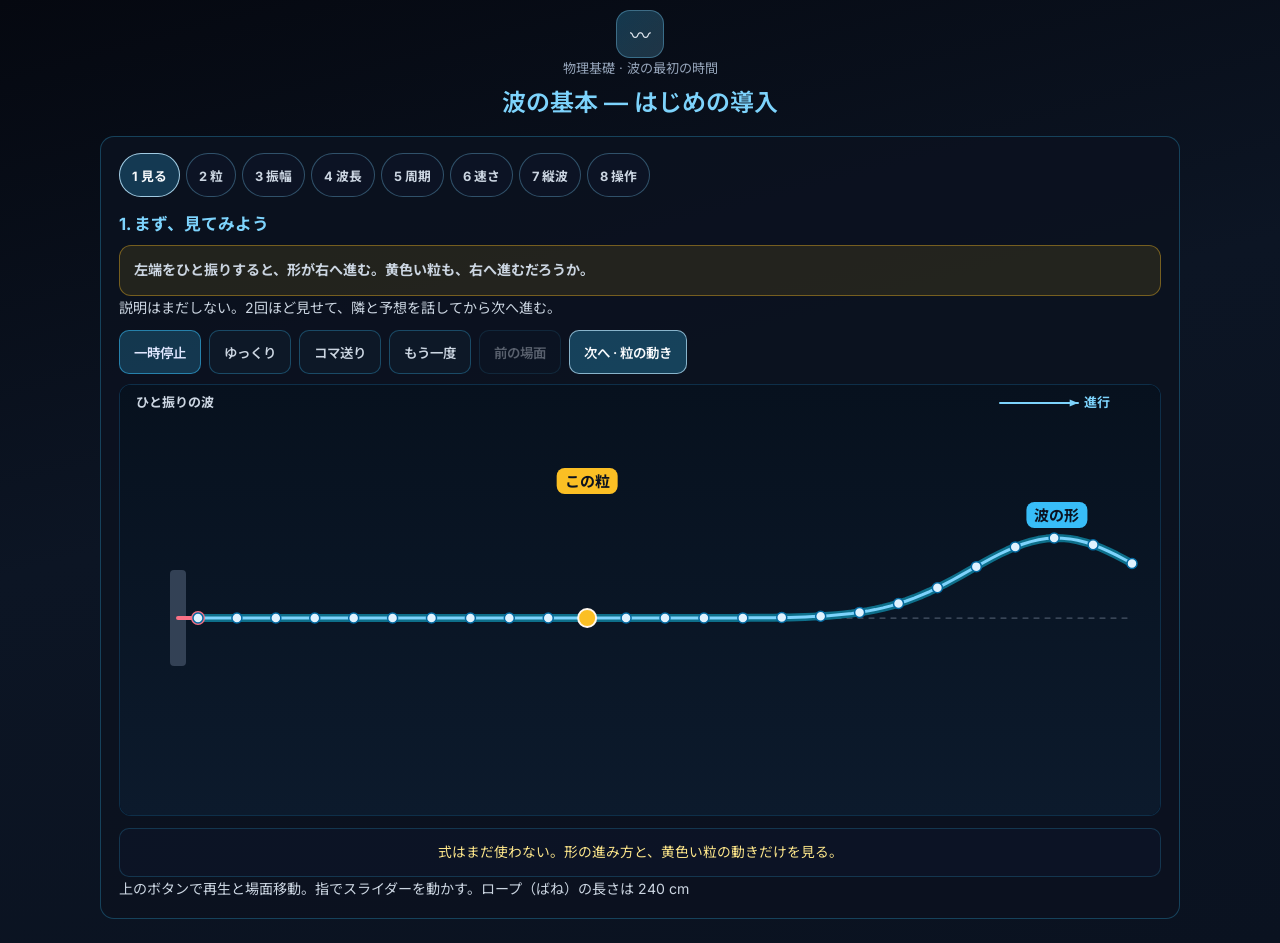
<file: index.html>
<!DOCTYPE html>
<html lang="ja">
<head>
  <meta charset="UTF-8">
  <meta name="viewport" content="width=device-width, initial-scale=1, viewport-fit=cover">
  <meta name="mobile-web-app-capable" content="yes">
  <meta name="apple-mobile-web-app-capable" content="yes">
  <title>物理基礎 波の基本 — はじめの導入</title>
  <link rel="preconnect" href="https://fonts.googleapis.com">
  <link rel="preconnect" href="https://fonts.gstatic.com" crossorigin>
  <link href="https://fonts.googleapis.com/css2?family=Inter:wght@400;500;600;700&family=Noto+Sans+JP:wght@400;500;600;700&display=swap" rel="stylesheet">
  <style>
/**
 * physLabo — 2D シミュレーション共通シェル
 * 各 sim は :root で --accent 等を上書き。body の background は sim 側で任意指定。
 */
*, *::before, *::after { box-sizing: border-box; }

:root {
  --accent: #38bdf8;
  --accent-light: #7dd3fc;
  --panel: rgba(12, 18, 32, 0.82);
  --border: rgba(56, 189, 248, 0.22);
  --text: #e2e8f0;
  --muted: #94a3b8;
  --back-text: #e0f2fe;
}

body {
  margin: 0;
  font-family: "Inter", "Noto Sans JP", "Yu Gothic UI", Meiryo, sans-serif;
  background: linear-gradient(165deg, #050810 0%, #0c1524 45%, #0a1220 100%);
  color: var(--text);
  min-height: 100dvh;
  padding: max(10px, env(safe-area-inset-top)) 0 max(24px, env(safe-area-inset-bottom));
}

.page-shell {
  width: min(980px, 96vw);
  margin: 0 auto;
  display: flex;
  flex-direction: column;
  gap: 14px;
}

.page-header { text-align: center; }

.hero-icon {
  display: inline-flex;
  align-items: center;
  justify-content: center;
  width: 48px;
  height: 48px;
  border-radius: 14px;
  background: linear-gradient(135deg, color-mix(in srgb, var(--accent) 25%, transparent), color-mix(in srgb, var(--accent-light) 20%, transparent));
  border: 1px solid color-mix(in srgb, var(--accent-light) 35%, transparent);
  font-size: 1.3rem;
}

h2 {
  margin: 6px 0 4px;
  font-weight: 600;
  color: var(--accent-light);
}

.chapter-label {
  margin: 0;
  font-size: 0.82rem;
  color: var(--muted);
}

#back {
  display: inline-block;
  margin-top: 8px;
  padding: 9px 16px;
  color: var(--back-text);
  background: color-mix(in srgb, var(--accent) 14%, transparent);
  border: 1px solid color-mix(in srgb, var(--accent-light) 38%, transparent);
  border-radius: 10px;
  text-decoration: none;
  font-weight: 600;
  font-size: 0.88rem;
}

section.panel,
.panel {
  border-radius: 14px;
  padding: 16px 18px;
  background: var(--panel);
  border: 1px solid var(--border);
}

section.panel h3,
.panel h3 {
  margin: 0 0 10px;
  font-size: 1.05rem;
  color: var(--accent-light);
}

section.panel p,
.panel p {
  font-size: 0.88rem;
  line-height: 1.75;
  color: #cbd5e1;
  margin: 0;
}

.formula-box {
  margin-top: 10px;
  padding: 10px 14px;
  border-radius: 10px;
  background: color-mix(in srgb, var(--accent) 8%, transparent);
  border: 1px solid color-mix(in srgb, var(--accent) 22%, transparent);
  font-size: 0.88rem;
  color: color-mix(in srgb, var(--accent-light) 85%, white);
  text-align: center;
  line-height: 1.65;
}

.formula-live {
  margin-top: 12px;
  padding: 12px 14px;
  border-radius: 10px;
  background: rgba(15, 23, 42, 0.55);
  border: 1px solid color-mix(in srgb, var(--accent) 20%, transparent);
  font-size: 0.86rem;
  color: #fde68a;
  line-height: 1.65;
  text-align: center;
}

.canvas-wrap {
  border-radius: 12px;
  overflow: hidden;
  margin-top: 10px;
  background: #020617;
  border: 1px solid color-mix(in srgb, var(--accent) 22%, transparent);
}

.canvas-wrap canvas {
  display: block;
  width: 100%;
  height: min(640px, 68dvh);
  min-height: 440px;
  touch-action: none;
}

.param-grid {
  display: grid;
  gap: 12px;
  margin-top: 12px;
}

@media (min-width: 640px) {
  .param-grid { grid-template-columns: repeat(3, 1fr); }
}

label {
  display: block;
  font-size: 0.84rem;
  color: #cbd5e1;
  margin-bottom: 4px;
}

input[type="range"] {
  width: 100%;
  accent-color: var(--accent);
}

.slider-val {
  font-size: 0.82rem;
  font-weight: 700;
  color: color-mix(in srgb, var(--accent-light) 90%, white);
  font-variant-numeric: tabular-nums;
}

.toggle-row {
  display: flex;
  flex-wrap: wrap;
  gap: 8px;
  margin-top: 10px;
}

.toggle-btn {
  padding: 10px 14px;
  border-radius: 10px;
  border: 1px solid color-mix(in srgb, var(--accent) 30%, transparent);
  background: rgba(15, 30, 45, 0.6);
  color: #cbd5e1;
  font: inherit;
  font-size: 0.84rem;
  font-weight: 600;
  cursor: pointer;
}

.toggle-btn.is-active {
  background: color-mix(in srgb, var(--accent) 22%, transparent);
  border-color: color-mix(in srgb, var(--accent) 55%, transparent);
  color: #e0e7ff;
}

.toggle-btn.is-charge.is-active {
  background: rgba(34, 197, 94, 0.2);
  border-color: rgba(34, 197, 94, 0.55);
  color: #bbf7d0;
}

.toggle-btn.is-discharge.is-active {
  background: rgba(248, 113, 113, 0.18);
  border-color: rgba(248, 113, 113, 0.5);
  color: #fecaca;
}

.cap-row.is-hidden { display: none; }

.readout-grid {
  display: grid;
  grid-template-columns: repeat(2, 1fr);
  gap: 8px;
  margin-top: 12px;
}

@media (min-width: 640px) {
  .readout-grid { grid-template-columns: repeat(4, 1fr); }
}

.readout {
  padding: 10px;
  border-radius: 10px;
  background: color-mix(in srgb, var(--accent) 6%, transparent);
  border: 1px solid color-mix(in srgb, var(--accent) 16%, transparent);
}

.readout dt {
  margin: 0;
  font-size: 0.72rem;
  color: var(--muted);
}

.readout dd {
  margin: 4px 0 0;
  font-size: 0.82rem;
  font-weight: 700;
  color: #eef2ff;
}

.legend-row {
  display: flex;
  flex-wrap: wrap;
  gap: 10px 14px;
  margin-top: 8px;
  font-size: 0.76rem;
  color: var(--muted);
}

.hint {
  margin-top: 8px;
  font-size: 0.78rem;
  color: var(--muted);
  line-height: 1.55;
}

/* 数式表示エイリアス（旧クラス名との互換） */
.formula-top,
.eqn-panel {
  margin-top: 10px;
  padding: 10px 14px;
  border-radius: 10px;
  background: color-mix(in srgb, var(--accent) 8%, transparent);
  border: 1px solid color-mix(in srgb, var(--accent) 22%, transparent);
  text-align: center;
}

.formula-main,
.eqn-main {
  font-size: 0.88rem;
  font-weight: 700;
  color: #fde68a;
  line-height: 1.65;
  text-align: center;
}

.formula-sub,
.eqn-sub {
  font-size: 0.78rem;
  color: var(--muted);
  margin-top: 6px;
  text-align: center;
}

/* prefers-reduced-motion（装飾アニメのみ抑制） */
.physlabo-reduced-motion .hero-icon,
.physlabo-reduced-motion .node-fx {
  animation: none !important;
}


    :root {
      --accent: #38bdf8;
      --accent-light: #7dd3fc;
      --panel: rgba(12, 18, 32, 0.9);
      --border: rgba(56, 189, 248, 0.28);
      --back-text: #e0f2fe;
    }
    body {
      background: linear-gradient(165deg, #050810 0%, #0c1524 45%, #0a1220 100%);
    }
    .page-shell { width: min(1080px, 96vw); }
    [hidden] { display: none !important; }
    .canvas-wrap canvas {
      height: min(430px, 50dvh);
      min-height: 320px;
    }
    .toggle-btn, .step-btn { min-height: 44px; touch-action: manipulation; }
    input[type="range"] { min-height: 32px; touch-action: manipulation; }
    .stepper { -webkit-overflow-scrolling: touch; }
    .stepper {
      display: flex;
      gap: 6px;
      overflow-x: auto;
      padding-bottom: 2px;
      margin-bottom: 12px;
    }
    .step-btn {
      appearance: none;
      flex: 0 0 auto;
      border-radius: 999px;
      border: 1px solid rgba(125, 211, 252, 0.32);
      background: rgba(15, 23, 42, 0.55);
      color: #cbd5e1;
      font: inherit;
      font-size: 0.8rem;
      font-weight: 700;
      padding: 8px 12px;
      cursor: pointer;
      white-space: nowrap;
    }
    .step-btn.is-active {
      background: rgba(56, 189, 248, 0.24);
      color: #f8fafc;
      border-color: rgba(186, 230, 253, 0.85);
    }
    .ask {
      margin-top: 8px;
      padding: 12px 14px;
      border-radius: 12px;
      background: rgba(251, 191, 36, 0.1);
      border: 1px solid rgba(251, 191, 36, 0.38);
      color: #fde68a;
      font-size: 1.05rem;
      font-weight: 700;
      line-height: 1.65;
    }
    .teacher { margin-top: 8px; }
    .transport { margin-top: 10px; }
    #btnNext.is-active,
    #btnNext {
      background: rgba(56, 189, 248, 0.28);
      color: #f8fafc;
      border-color: rgba(186, 230, 253, 0.7);
    }
    #btnNext:disabled { opacity: 0.45; }
    .toggle-btn:disabled { opacity: 0.4; cursor: default; }
    .readout dd { font-variant-numeric: tabular-nums; font-size: 0.95rem; }
    .readout dd.hl { color: #fde68a; }
    @media (min-width: 800px) {
      #readoutGrid { grid-template-columns: repeat(5, 1fr); }
    }
  </style>
</head>
<body>
  <div class="page-shell">
    <header class="page-header">
      <div class="hero-icon" aria-hidden="true">〰</div>
      <p class="chapter-label">物理基礎 · 波の最初の時間</p>
      <h2>波の基本 — はじめの導入</h2>
    </header>

    <section class="panel">
      <div class="stepper" id="stepper" role="tablist" aria-label="導入の場面"></div>
      <h3 id="stepTitle">1. まず、見てみよう</h3>
      <p class="ask" id="ask" aria-live="polite"></p>
      <p class="teacher" id="teacher"></p>
      <div class="toggle-row transport" id="transport">
        <button type="button" class="toggle-btn is-active" id="btnPlay">一時停止</button>
        <button type="button" class="toggle-btn" id="btnSlow">ゆっくり</button>
        <button type="button" class="toggle-btn" id="btnFrame">コマ送り</button>
        <button type="button" class="toggle-btn" id="btnReplay">もう一度</button>
        <button type="button" class="toggle-btn" id="btnPrev">前の場面</button>
        <button type="button" class="toggle-btn" id="btnNext">次へ</button>
      </div>
      <div class="canvas-wrap">
        <canvas id="cv" aria-label="波の導入。ロープを伝わる形と、その場で振動する黄色い粒"></canvas>
      </div>

      <div class="param-grid" id="paramGrid">
        <div id="ampBlock">
          <label for="ampSlider">振幅 A <span class="slider-val" id="ampVal">4.0 cm</span></label>
          <input id="ampSlider" type="range" min="1" max="6" step="0.5" value="4">
        </div>
        <div id="lamBlock">
          <label for="lamSlider">波長 λ <span class="slider-val" id="lamVal">60 cm</span></label>
          <input id="lamSlider" type="range" min="40" max="80" step="5" value="60">
        </div>
        <div id="freqBlock">
          <label for="freqSlider">振動数 f <span class="slider-val" id="freqVal">0.50 Hz</span></label>
          <input id="freqSlider" type="range" min="0.25" max="1.5" step="0.05" value="0.5">
        </div>
      </div>

      <div class="toggle-row" id="typeRow">
        <button type="button" class="toggle-btn is-active" id="btnTrans">横波（ロープ）</button>
        <button type="button" class="toggle-btn" id="btnLong">縦波（ばね）</button>
      </div>

      <div class="readout-grid" id="readoutGrid">
        <dl class="readout" id="cardA"><dt>振幅 A</dt><dd id="outA">4.0 cm</dd></dl>
        <dl class="readout" id="cardL"><dt>波長 λ</dt><dd id="outL">60 cm</dd></dl>
        <dl class="readout" id="cardT"><dt>周期 T</dt><dd id="outT">2.00 s</dd></dl>
        <dl class="readout" id="cardF"><dt>振動数 f</dt><dd id="outF">0.50 Hz</dd></dl>
        <dl class="readout" id="cardV"><dt>波の速さ v</dt><dd class="hl" id="outV">30 cm/s</dd></dl>
      </div>
      <div class="formula-live" id="formula"></div>
      <p class="hint">上のボタンで再生と場面移動。指でスライダーを動かす。ロープ（ばね）の長さは 240 cm</p>
    </section>
  </div>

  <script>
  (function () {
    "use strict";

    var L = 240;
    var AMP_FULL = 6;
    var WATCH_X = 100;
    var FONT = "'Noto Sans JP', Inter, sans-serif";

    var STEPS = [
      {
        tab: "1 見る",
        next: "粒の動き",
        title: "1. まず、見てみよう",
        ask: "左端をひと振りすると、形が右へ進む。黄色い粒も、右へ進むだろうか。",
        note: "説明はまだしない。2回ほど見せて、隣と予想を話してから次へ進む。"
      },
      {
        tab: "2 粒",
        next: "山と振幅",
        title: "2. 進むのは形。粒は振動する",
        ask: "進むのは波の形。黄色い粒は、同じ場所で上下に振動する。",
        note: "波を伝えるものを媒質という。ロープのひとつひとつの点が媒質で、振動が隣へ伝わる。"
      },
      {
        tab: "3 振幅",
        next: "波長",
        title: "3. 山・谷・振幅",
        ask: "振幅 A は、つり合いの位置から山（または谷）までの長さ。",
        note: "振幅のスライダーで山の高さだけが変わる。山の間隔はこのあと、波長として見る。"
      },
      {
        tab: "4 波長",
        next: "周期",
        title: "4. 波長",
        ask: "波長 λ は、山から次の山までの距離。谷から次の谷までも同じ長さ。",
        note: "波長を変えると山の間隔が変わる。振幅を変えても、波長はそのまま。"
      },
      {
        tab: "5 周期",
        next: "速さ",
        title: "5. 周期と振動数",
        ask: "周期 T は粒が 1 往復する時間。振動数 f は 1 秒間の往復回数で、f = 1/T。",
        note: "下のグラフは黄色い粒だけを取り出したもの。横軸が時間、縦軸が変位。"
      },
      {
        tab: "6 速さ",
        next: "縦波",
        title: "6. 波の速さ",
        ask: "山は、周期 T のあいだに波長 λ だけ進む。速さは v = λ/T = f λ。",
        note: "点線の印が T 秒前の山、実線の印が今の山。その間隔が λ。"
      },
      {
        tab: "7 縦波",
        next: "自由に操作",
        title: "7. 縦波 — 密と疎",
        ask: "縦波では、粒は進行方向に沿って前後に振動する。集まったところを密、まばらを疎という。",
        note: "ばねの輪は左右に動く。下のグラフは、その前後のずれを上下に描き直したもの。密から次の密までが波長。"
      },
      {
        tab: "8 操作",
        next: "",
        title: "8. 自分で確かめる",
        ask: "振幅・波長・振動数を変えて、v = f λ が成り立つことを確認する。",
        note: "横波と縦波を切り替える。粒の動く向きはちがう。速さの式は同じ。"
      }
    ];

    var reduced = window.matchMedia("(prefers-reduced-motion: reduce)").matches;
    var state = {
      step: 0,
      playing: !reduced,
      slow: false,
      t: 0,
      A: 4,
      lambda: 60,
      f: 0.5,
      waveType: "trans",
      lastTs: 0
    };
    var trail = [];
    var cssW = 0;
    var cssH = 0;
    var uiSig = "";

    var canvas = document.getElementById("cv");
    var ctx = canvas.getContext("2d");
    var stepperEl = document.getElementById("stepper");
    var stepBtns = [];

    STEPS.forEach(function (s, i) {
      var b = document.createElement("button");
      b.type = "button";
      b.className = "step-btn";
      b.setAttribute("role", "tab");
      b.textContent = s.tab;
      b.addEventListener("click", function () { setStep(i); });
      stepperEl.appendChild(b);
      stepBtns.push(b);
    });

    function fmt(n, d) { return Number(n).toFixed(d); }
    function clamp(v, a, b) { return Math.max(a, Math.min(b, v)); }

    function isLong() {
      if (state.step === 6) return true;
      return state.step === 7 && state.waveType === "long";
    }
    function isPulse() { return state.step === 0; }
    function showGraph() {
      return isLong() || state.step >= 4;
    }

    function roundRect(x, y, w, h, r) {
      ctx.beginPath();
      ctx.moveTo(x + r, y);
      ctx.arcTo(x + w, y, x + w, y + h, r);
      ctx.arcTo(x + w, y + h, x, y + h, r);
      ctx.arcTo(x, y + h, x, y, r);
      ctx.arcTo(x, y, x + w, y, r);
      ctx.closePath();
    }

    function tag(x, y, text, fg, bg) {
      ctx.font = "700 15px " + FONT;
      var w = ctx.measureText(text).width + 16;
      var h = 26;
      var left = clamp(x - w / 2, 6, Math.max(6, cssW - w - 6));
      var top = clamp(y, 4, Math.max(4, cssH - h - 4));
      roundRect(left, top, w, h, 8);
      ctx.fillStyle = bg;
      ctx.fill();
      ctx.fillStyle = fg;
      ctx.textAlign = "center";
      ctx.textBaseline = "middle";
      ctx.fillText(text, left + w / 2, top + h / 2 + 0.5);
      ctx.textAlign = "left";
      ctx.textBaseline = "alphabetic";
    }

    function dimH(x1, x2, y, text, color) {
      if (Math.abs(x2 - x1) < 28) return;
      var a = Math.min(x1, x2);
      var b = Math.max(x1, x2);
      ctx.strokeStyle = color;
      ctx.fillStyle = color;
      ctx.lineWidth = 1.75;
      ctx.beginPath();
      ctx.moveTo(a, y);
      ctx.lineTo(b, y);
      ctx.moveTo(a, y - 6);
      ctx.lineTo(a, y + 6);
      ctx.moveTo(b, y - 6);
      ctx.lineTo(b, y + 6);
      ctx.stroke();
      ctx.beginPath();
      ctx.moveTo(a, y);
      ctx.lineTo(a + 9, y - 4);
      ctx.lineTo(a + 9, y + 4);
      ctx.closePath();
      ctx.fill();
      ctx.beginPath();
      ctx.moveTo(b, y);
      ctx.lineTo(b - 9, y - 4);
      ctx.lineTo(b - 9, y + 4);
      ctx.closePath();
      ctx.fill();
      tag((a + b) / 2, y - 30, text, "#0b1220", color);
    }

    function sineDisp(x, t) {
      return state.A * Math.sin(2 * Math.PI * (state.f * t - x / state.lambda));
    }

    function pulseInfo(t) {
      var cycle = 6.4;
      var tc = t % cycle;
      var speed = 52;
      var xc = -28 + speed * tc;
      return { tc: tc, xc: xc, active: tc < 5.3, cycle: cycle };
    }

    function disp(x, t) {
      if (!isPulse()) return sineDisp(x, t);
      var p = pulseInfo(t);
      if (!p.active) return 0;
      var z = (x - p.xc) / 22;
      return state.A * Math.exp(-0.5 * z * z);
    }

    function xsFor(offset, t) {
      var xs = [];
      var n0 = Math.floor(state.f * t - offset - L / state.lambda) - 2;
      var n1 = Math.ceil(state.f * t - offset) + 2;
      for (var n = n0; n <= n1; n++) {
        var x = state.lambda * (state.f * t - offset - n);
        if (x >= -2 && x <= L + 2) xs.push(x);
      }
      xs.sort(function (a, b) { return a - b; });
      return xs;
    }

    function nearest(xs, target) {
      var best = xs.length ? xs[0] : target;
      var bestD = 1e9;
      for (var i = 0; i < xs.length; i++) {
        var d = Math.abs(xs[i] - target);
        if (d < bestD) { bestD = d; best = xs[i]; }
      }
      return best;
    }

    function layout() {
      var graph = showGraph();
      var graphH = graph ? Math.round(cssH * 0.36) : 0;
      return {
        padL: 78,
        padR: 28,
        waveTop: 34,
        waveBot: cssH - graphH - 8,
        graphTop: cssH - graphH,
        graphH: graphH
      };
    }

    function xToPx(x, lay) {
      return lay.padL + (x / L) * (cssW - lay.padL - lay.padR);
    }

    function waveGeom(lay) {
      var waveH = Math.max(80, lay.waveBot - lay.waveTop);
      var reserve = 14;
      if (state.step >= 3 || isLong()) reserve = 54;
      var ampPx = Math.min(120, Math.max(52, (waveH - reserve - 52) * 0.46));
      var block = 48 + ampPx * 2 + reserve;
      var slack = Math.max(0, waveH - block);
      var mid = lay.waveTop + slack / 2 + 36 + ampPx;
      return { ampPx: ampPx, mid: mid };
    }

    function yOf(d, geom) {
      return geom.mid - (d / AMP_FULL) * geom.ampPx;
    }

    function fit() {
      var rect = canvas.getBoundingClientRect();
      var dpr = Math.min(window.devicePixelRatio || 1, 2);
      cssW = Math.max(300, Math.floor(rect.width));
      cssH = Math.max(280, Math.floor(rect.height));
      var bw = Math.floor(cssW * dpr);
      var bh = Math.floor(cssH * dpr);
      if (canvas.width !== bw || canvas.height !== bh) {
        canvas.width = bw;
        canvas.height = bh;
      }
      ctx.setTransform(dpr, 0, 0, dpr, 0, 0);
    }

    function drawBg() {
      var g = ctx.createLinearGradient(0, 0, 0, cssH);
      g.addColorStop(0, "#07111e");
      g.addColorStop(1, "#0c1a2c");
      ctx.fillStyle = g;
      ctx.fillRect(0, 0, cssW, cssH);
    }

    function drawArrowLabel(x1, y1, x2, y2, text, color) {
      ctx.strokeStyle = color;
      ctx.fillStyle = color;
      ctx.lineWidth = 2;
      var ang = Math.atan2(y2 - y1, x2 - x1);
      ctx.beginPath();
      ctx.moveTo(x1, y1);
      ctx.lineTo(x2, y2);
      ctx.stroke();
      ctx.beginPath();
      ctx.moveTo(x2, y2);
      ctx.lineTo(x2 - 9 * Math.cos(ang - 0.4), y2 - 9 * Math.sin(ang - 0.4));
      ctx.lineTo(x2 - 9 * Math.cos(ang + 0.4), y2 - 9 * Math.sin(ang + 0.4));
      ctx.closePath();
      ctx.fill();
      ctx.font = "700 13px " + FONT;
      ctx.fillText(text, x2 + 6, y2 + 4);
    }

    function drawTrans(lay) {
      var geom = waveGeom(lay);
      var mid = geom.mid;
      var samples = [];
      var i;
      for (i = 0; i <= 120; i++) {
        var x = (i / 120) * L;
        samples.push({ x: x, d: disp(x, state.t), px: xToPx(x, lay), py: 0 });
        samples[i].py = yOf(samples[i].d, geom);
      }

      ctx.save();
      ctx.strokeStyle = "rgba(148,163,184,0.45)";
      ctx.setLineDash([5, 6]);
      ctx.lineWidth = 1.25;
      ctx.beginPath();
      ctx.moveTo(lay.padL, mid);
      ctx.lineTo(cssW - lay.padR, mid);
      ctx.stroke();
      ctx.setLineDash([]);
      ctx.restore();

      if (state.step >= 2) {
        ctx.font = "600 12px " + FONT;
        ctx.fillStyle = "#94a3b8";
        ctx.textAlign = "right";
        ctx.fillText("つり合いの位置", cssW - lay.padR, mid - 8);
        ctx.textAlign = "left";
      }

      var watch = samples[Math.round(120 * WATCH_X / L)];
      var yMax = yOf(state.A, geom);
      var yMin = yOf(-state.A, geom);

      if (state.step >= 1) {
        ctx.save();
        ctx.strokeStyle = "rgba(251,191,36,0.55)";
        ctx.setLineDash([3, 4]);
        ctx.lineWidth = 1.5;
        ctx.beginPath();
        ctx.moveTo(watch.px, yMax);
        ctx.lineTo(watch.px, yMin);
        ctx.stroke();
        ctx.restore();
      }

      if (trail.length > 1 && state.step >= 1) {
        for (i = 0; i < trail.length; i++) {
          var a = (i + 1) / trail.length;
          ctx.fillStyle = "rgba(251,191,36," + (0.15 + 0.75 * a) + ")";
          ctx.beginPath();
          ctx.arc(trail[i].px, trail[i].py, 3.2, 0, Math.PI * 2);
          ctx.fill();
        }
      }

      ctx.beginPath();
      ctx.moveTo(samples[0].px, samples[0].py);
      for (i = 1; i < samples.length; i++) ctx.lineTo(samples[i].px, samples[i].py);
      ctx.strokeStyle = "rgba(14,116,144,0.95)";
      ctx.lineWidth = 8;
      ctx.lineJoin = "round";
      ctx.lineCap = "round";
      ctx.stroke();
      ctx.strokeStyle = "#7dd3fc";
      ctx.lineWidth = 3;
      ctx.stroke();

      var hand = samples[0];
      ctx.fillStyle = "#334155";
      roundRect(hand.px - 28, mid - 48, 16, 96, 4);
      ctx.fill();
      ctx.strokeStyle = "#fb7185";
      ctx.lineWidth = 4;
      ctx.beginPath();
      ctx.moveTo(hand.px - 20, mid);
      ctx.lineTo(hand.px, hand.py);
      ctx.stroke();
      ctx.fillStyle = "#fb7185";
      ctx.beginPath();
      ctx.arc(hand.px, hand.py, 7, 0, Math.PI * 2);
      ctx.fill();

      for (i = 0; i < samples.length; i += 5) {
        var p = samples[i];
        ctx.beginPath();
        ctx.fillStyle = "#e0f2fe";
        ctx.arc(p.px, p.py, 5, 0, Math.PI * 2);
        ctx.fill();
        ctx.lineWidth = 1.5;
        ctx.strokeStyle = "#0369a1";
        ctx.stroke();
      }

      ctx.beginPath();
      ctx.fillStyle = "#fbbf24";
      ctx.arc(watch.px, watch.py, 9, 0, Math.PI * 2);
      ctx.fill();
      ctx.lineWidth = 2;
      ctx.strokeStyle = "#fff7ed";
      ctx.stroke();

      if (state.step >= 1) {
        ctx.strokeStyle = "rgba(255,255,255,0.8)";
        ctx.setLineDash([2, 3]);
        ctx.lineWidth = 1.25;
        ctx.beginPath();
        ctx.moveTo(watch.px, mid);
        ctx.lineTo(watch.px, watch.py);
        ctx.stroke();
        ctx.setLineDash([]);
      }
      if (state.step === 1) {
        drawArrowLabel(watch.px + 18, yMin - 4, watch.px + 18, yMax + 8, "", "#fbbf24");
        tag(watch.px + 78, mid - 14, "上下に振動", "#0b1220", "#fbbf24");
      }

      ctx.font = "700 13px " + FONT;
      ctx.fillStyle = "#7dd3fc";
      var dirX = cssW - lay.padR - 132;
      drawArrowLabel(dirX, 18, dirX + 78, 18, "進行", "#7dd3fc");

      if (state.step >= 1) tag(hand.px - 8, mid + 56, "波源", "#0b1220", "#fb7185");
      var nameY = yOf(AMP_FULL, geom) - 30;
      if (state.step === 0) tag(watch.px, nameY, "この粒", "#0b1220", "#fbbf24");
      if (state.step === 1) tag(watch.px, nameY, "媒質の粒", "#0b1220", "#fbbf24");

      if (isPulse()) {
        var pulse = pulseInfo(state.t);
        if (pulse.active && pulse.xc > -8 && pulse.xc < L + 8) {
          var peak = yOf(disp(pulse.xc, state.t), geom);
          tag(xToPx(clamp(pulse.xc, 10, L - 10), lay), peak - 36, "波の形", "#0b1220", "#38bdf8");
        } else if (!pulse.active) {
          tag(cssW * 0.55, mid - 70, "粒は元の高さに戻った", "#0b1220", "#fde68a");
        }
      }

      if (!isPulse() && state.step >= 2) {
        var crests = xsFor(0.25, state.t).filter(function (x) { return x > 8 && x < L - 8; });
        var troughs = xsFor(-0.25, state.t).filter(function (x) { return x > 8 && x < L - 8; });
        var pairA = crests.length ? crests[0] : L * 0.35;
        var pairB = crests.length > 1 ? crests[1] : pairA + state.lambda;
        var best = 1e9;
        for (i = 0; i < crests.length - 1; i++) {
          var midX = (crests[i] + crests[i + 1]) / 2;
          var dd = Math.abs(midX - L * 0.52);
          if (dd < best) { best = dd; pairA = crests[i]; pairB = crests[i + 1]; }
        }
        var crest = pairB;
        var trough = nearest(troughs, (pairA + pairB) / 2);
        var cpx = xToPx(crest, lay);
        var tpx = xToPx(trough, lay);
        var yPeak = yOf(state.A, geom);
        var yTrough = yOf(-state.A, geom);
        tag(cpx, yPeak - 32, "山", "#0b1220", "#7dd3fc");
        tag(tpx - 42, yTrough - 16, "谷", "#f8fafc", "#1e293b");

        var ay1 = mid;
        var ay2 = yPeak;
        ctx.strokeStyle = "#fde68a";
        ctx.fillStyle = "#fde68a";
        ctx.lineWidth = 1.75;
        ctx.beginPath();
        ctx.moveTo(cpx + 16, ay1);
        ctx.lineTo(cpx + 16, ay2);
        ctx.stroke();
        ctx.beginPath();
        ctx.moveTo(cpx + 16, ay2);
        ctx.lineTo(cpx + 11, ay2 + 8);
        ctx.lineTo(cpx + 21, ay2 + 8);
        ctx.fill();
        ctx.beginPath();
        ctx.moveTo(cpx + 16, ay1);
        ctx.lineTo(cpx + 11, ay1 - 8);
        ctx.lineTo(cpx + 21, ay1 - 8);
        ctx.fill();
        tag(cpx + 56, (ay1 + ay2) / 2 - 13, "振幅 A", "#0b1220", "#fde68a");

        if (state.step >= 3 && crests.length >= 2) {
          var lamText = state.step >= 5 ? "λ（T 秒で進む）" : "波長 λ";
          dimH(xToPx(pairA, lay), xToPx(pairB, lay), lay.waveBot - 14, lamText, state.step >= 5 ? "#fde68a" : "#38bdf8");
        }

        if (state.step >= 5 && crests.length >= 2) {
          ctx.lineWidth = 2;
          ctx.strokeStyle = "#fde68a";
          ctx.beginPath();
          ctx.arc(xToPx(pairA, lay), yPeak, 7, 0, Math.PI * 2);
          ctx.stroke();
          ctx.fillStyle = "#fde68a";
          ctx.beginPath();
          ctx.arc(xToPx(pairB, lay), yPeak, 6, 0, Math.PI * 2);
          ctx.fill();
        }
      }

      if (showGraph() && !isLong()) drawYT(lay, geom);
      if (!state.playing) tag(cssW / 2, 4, "停止中", "#0b1220", "#e2e8f0");
      ctx.font = "700 13px " + FONT;
      ctx.fillStyle = "#cbd5e1";
      ctx.fillText(state.step === 0 ? "ひと振りの波" : "横波", 16, 22);
    }

    function drawYT(lay) {
      var left = lay.padL;
      var right = cssW - lay.padR;
      var top = lay.graphTop + 16;
      var bot = cssH - 16;
      roundRect(10, lay.graphTop + 4, cssW - 20, cssH - lay.graphTop - 10, 10);
      ctx.fillStyle = "rgba(2,6,23,0.72)";
      ctx.fill();

      var windowSec = Math.min(8, Math.max(4, 2.3 / state.f));
      var t1 = state.t;
      var t0 = t1 - windowSec;
      var mid = (top + bot) / 2;
      var amp = (bot - top) * 0.34;
      function X(tau) { return left + ((tau - t0) / windowSec) * (right - left); }
      function Y(d) { return mid - (d / AMP_FULL) * amp; }

      ctx.strokeStyle = "rgba(148,163,184,0.4)";
      ctx.lineWidth = 1;
      ctx.beginPath();
      ctx.moveTo(left, mid);
      ctx.lineTo(right, mid);
      ctx.moveTo(left, top + 8);
      ctx.lineTo(left, bot - 8);
      ctx.stroke();

      ctx.beginPath();
      var n = 160;
      for (var i = 0; i <= n; i++) {
        var tau = t0 + (windowSec * i) / n;
        var py = Y(sineDisp(WATCH_X, tau));
        var px = X(tau);
        if (i === 0) ctx.moveTo(px, py);
        else ctx.lineTo(px, py);
      }
      ctx.strokeStyle = "#fbbf24";
      ctx.lineWidth = 2.25;
      ctx.stroke();

      var nowY = Y(sineDisp(WATCH_X, state.t));
      ctx.fillStyle = "#fbbf24";
      ctx.beginPath();
      ctx.arc(X(state.t), nowY, 5, 0, Math.PI * 2);
      ctx.fill();

      var crests = [];
      var n0 = Math.floor(state.f * t0 - WATCH_X / state.lambda - 1);
      var n1 = Math.ceil(state.f * t1 - WATCH_X / state.lambda + 1);
      var nIdx;
      for (nIdx = n0; nIdx <= n1; nIdx++) {
        var tauC = (0.25 + nIdx + WATCH_X / state.lambda) / state.f;
        if (tauC >= t0 + 0.05 && tauC <= t1 - 0.02) crests.push(tauC);
      }
      if (crests.length >= 2) {
        var c1 = crests[crests.length - 2];
        var c2 = crests[crests.length - 1];
        dimH(X(c1), X(c2), bot - 6, "周期 T", "#fde68a");
        ctx.strokeStyle = "rgba(253,230,138,0.45)";
        ctx.setLineDash([3, 3]);
        ctx.beginPath();
        ctx.moveTo(X(c1), Y(state.A));
        ctx.lineTo(X(c1), bot - 18);
        ctx.moveTo(X(c2), Y(state.A));
        ctx.lineTo(X(c2), bot - 18);
        ctx.stroke();
        ctx.setLineDash([]);
      }

      ctx.font = "700 13px " + FONT;
      ctx.fillStyle = "#fde68a";
      ctx.fillText("黄色い粒の変位（横軸：時間）", left, top + 2);
    }

    function drawLong(lay) {
      var geom = waveGeom(lay);
      var mid = geom.mid;
      var n = 20;
      var spacingPx = xToPx(L / n, lay) - xToPx(0, lay);
      var ampPx = Math.min(spacingPx * 0.42, 26);
      var coils = [];
      var i;
      for (i = 0; i < n; i++) {
        var x = ((i + 0.5) / n) * L;
        var d = sineDisp(x, state.t);
        var rest = xToPx(x, lay);
        coils.push({ x: x, d: d, rest: rest, px: rest + (d / AMP_FULL) * ampPx });
      }

      ctx.strokeStyle = "rgba(148,163,184,0.4)";
      ctx.setLineDash([5, 6]);
      ctx.lineWidth = 1.25;
      ctx.beginPath();
      ctx.moveTo(lay.padL, mid);
      ctx.lineTo(cssW - lay.padR, mid);
      ctx.stroke();
      ctx.setLineDash([]);

      var dense = xsFor(0, state.t).filter(function (x) { return x > 4 && x < L - 4; });
      var rare = xsFor(0.5, state.t).filter(function (x) { return x > 4 && x < L - 4; });
      function glow(xs, color) {
        ctx.fillStyle = color;
        for (var k = 0; k < xs.length; k++) {
          ctx.beginPath();
          ctx.ellipse(xToPx(xs[k], lay), mid, 34, 32, 0, 0, Math.PI * 2);
          ctx.fill();
        }
      }
      glow(dense, "rgba(251,146,60,0.16)");
      glow(rare, "rgba(56,189,248,0.12)");

      var watchI = 0;
      var watchD = 1e9;
      for (i = 0; i < coils.length; i++) {
        var dd = Math.abs(coils[i].x - WATCH_X);
        if (dd < watchD) { watchD = dd; watchI = i; }
      }

      for (i = 0; i < coils.length; i++) {
        var c = coils[i];
        var prev = coils[Math.max(0, i - 1)];
        var next = coils[Math.min(n - 1, i + 1)];
        var gap = (next.px - prev.px) / Math.max(1, (next === prev ? 1 : (i === 0 || i === n - 1 ? 1 : 2)));
        var ratio = gap / spacingPx;
        var col = ratio < 0.9 ? "#fb923c" : (ratio > 1.1 ? "#7dd3fc" : "#e2e8f0");
        if (i === watchI) col = "#fbbf24";
        var hh = i === watchI ? 23 : 18;
        ctx.strokeStyle = col;
        ctx.lineWidth = i === watchI ? 5 : 3.5;
        ctx.lineCap = "round";
        ctx.beginPath();
        ctx.moveTo(c.px, mid - hh);
        ctx.lineTo(c.px, mid + hh);
        ctx.stroke();
        ctx.fillStyle = col;
        ctx.beginPath();
        ctx.arc(c.px, mid, i === watchI ? 5 : 3.2, 0, Math.PI * 2);
        ctx.fill();
      }

      var wch = coils[watchI];
      ctx.strokeStyle = "rgba(255,255,255,0.85)";
      ctx.lineWidth = 1.5;
      ctx.beginPath();
      ctx.moveTo(wch.rest, mid + 28);
      ctx.lineTo(wch.rest, mid + 40);
      ctx.moveTo(wch.rest - (state.A / AMP_FULL) * ampPx, mid + 34);
      ctx.lineTo(wch.rest + (state.A / AMP_FULL) * ampPx, mid + 34);
      ctx.stroke();
      ctx.beginPath();
      ctx.moveTo(wch.rest, mid + 34);
      ctx.lineTo(wch.px, mid + 34);
      ctx.stroke();
      tag(wch.px, mid - 70, "この粒", "#0b1220", "#fbbf24");
      tag(wch.rest, mid + 46, "振動", "#0b1220", "#fde68a");

      if (dense.length) tag(xToPx(nearest(dense, L * 0.78), lay), mid - 70, "密", "#0b1220", "#fb923c");
      if (rare.length) tag(xToPx(nearest(rare, L * 0.22), lay), mid - 70, "疎", "#0b1220", "#38bdf8");

      if (dense.length >= 2) {
        var pairA = dense[0];
        var pairB = dense[1];
        var best = 1e9;
        for (i = 0; i < dense.length - 1; i++) {
          var mx = (dense[i] + dense[i + 1]) / 2;
          var dist = Math.abs(mx - L * 0.55);
          if (dist < best) { best = dist; pairA = dense[i]; pairB = dense[i + 1]; }
        }
        dimH(xToPx(pairA, lay), xToPx(pairB, lay), lay.waveBot - 14, "波長 λ", "#fb923c");
      }

      var src = coils[0];
      ctx.fillStyle = "#334155";
      roundRect(src.rest - 36, mid - 40, 14, 80, 4);
      ctx.fill();
      tag(src.rest - 18, mid + 58, "波源", "#0b1220", "#fb7185");

      ctx.font = "700 13px " + FONT;
      ctx.fillStyle = "#7dd3fc";
      drawArrowLabel(cssW - lay.padR - 132, 18, cssW - lay.padR - 54, 18, "進行", "#7dd3fc");

      drawXi(lay);
      if (!state.playing) tag(cssW / 2, 4, "停止中", "#0b1220", "#e2e8f0");
      ctx.font = "700 13px " + FONT;
      ctx.fillStyle = "#cbd5e1";
      ctx.fillText("縦波", 16, 22);

      if (trail.length > 1) {
        ctx.fillStyle = "rgba(251,191,36,0.8)";
        for (i = 0; i < trail.length; i++) {
          ctx.globalAlpha = 0.15 + 0.8 * (i / trail.length);
          ctx.beginPath();
          ctx.arc(trail[i].px, mid, 3, 0, Math.PI * 2);
          ctx.fill();
        }
        ctx.globalAlpha = 1;
      }
    }

    function drawXi(lay) {
      var left = lay.padL;
      var right = cssW - lay.padR;
      var top = lay.graphTop + 22;
      var bot = cssH - 18;
      roundRect(10, lay.graphTop + 4, cssW - 20, cssH - lay.graphTop - 10, 10);
      ctx.fillStyle = "rgba(2,6,23,0.72)";
      ctx.fill();
      var mid = (top + bot) / 2;
      var amp = (bot - top) * 0.32;
      function X(x) { return left + (x / L) * (right - left); }
      function Y(d) { return mid - (d / AMP_FULL) * amp; }

      ctx.strokeStyle = "rgba(148,163,184,0.4)";
      ctx.lineWidth = 1;
      ctx.beginPath();
      ctx.moveTo(left, mid);
      ctx.lineTo(right, mid);
      ctx.stroke();

      ctx.beginPath();
      for (var i = 0; i <= 160; i++) {
        var x = (i / 160) * L;
        var px = X(x);
        var py = Y(sineDisp(x, state.t));
        if (i === 0) ctx.moveTo(px, py);
        else ctx.lineTo(px, py);
      }
      ctx.strokeStyle = "#7dd3fc";
      ctx.lineWidth = 2.25;
      ctx.stroke();

      var dense = xsFor(0, state.t);
      var rare = xsFor(0.5, state.t);
      var k;
      ctx.font = "700 12px " + FONT;
      for (k = 0; k < dense.length; k++) {
        if (dense[k] < 0 || dense[k] > L) continue;
        ctx.fillStyle = "#fb923c";
        ctx.beginPath();
        ctx.arc(X(dense[k]), mid, 4, 0, Math.PI * 2);
        ctx.fill();
      }
      for (k = 0; k < rare.length; k++) {
        if (rare[k] < 0 || rare[k] > L) continue;
        ctx.fillStyle = "#38bdf8";
        ctx.beginPath();
        ctx.arc(X(rare[k]), mid, 4, 0, Math.PI * 2);
        ctx.fill();
      }

      ctx.fillStyle = "#fde68a";
      ctx.font = "700 13px " + FONT;
      ctx.fillText("前後のずれを上下に描く（上 = 右向き）", left, top - 2);
      ctx.font = "600 12px " + FONT;
      ctx.fillStyle = "#fb923c";
      ctx.fillText("● 密", right - 88, top - 2);
    }

    function rememberTrail(px, py) {
      var last = trail.length ? trail[trail.length - 1] : null;
      if (last && Math.abs(last.t - state.t) < 0.016) return;
      trail.push({ px: px, py: py, t: state.t });
      var horizon = isPulse() ? 2.2 : Math.min(1.6, 0.85 / state.f);
      while (trail.length && state.t - trail[0].t > horizon) trail.shift();
    }

    function draw() {
      fit();
      if (cssW < 20 || cssH < 20) return;
      ctx.clearRect(0, 0, cssW, cssH);
      ctx.lineJoin = "round";
      ctx.lineCap = "round";
      drawBg();
      var lay = layout();
      if (isLong()) {
        var n = 20;
        var spacingPx = xToPx(L / n, lay) - xToPx(0, lay);
        var ampPx = Math.min(spacingPx * 0.42, 26);
        var x = WATCH_X;
        var d = sineDisp(x, state.t);
        var rest = xToPx(x, lay);
        rememberTrail(rest + (d / AMP_FULL) * ampPx, waveGeom(lay).mid);
        drawLong(lay);
      } else {
        var geom = waveGeom(lay);
        var dT = disp(WATCH_X, state.t);
        rememberTrail(xToPx(WATCH_X, lay), yOf(dT, geom));
        drawTrans(lay);
      }
      updateUi();
    }

    function numText() {
      var T = 1 / state.f;
      var v = state.f * state.lambda;
      return {
        A: fmt(state.A, 1) + " cm",
        L: fmt(state.lambda, 0) + " cm",
        T: fmt(T, 2) + " s",
        f: fmt(state.f, 2) + " Hz",
        v: fmt(v, 1) + " cm/s",
        vMs: fmt(v / 100, 2) + " m/s",
        Traw: T,
        vraw: v
      };
    }

    function updateUi() {
      var sig = [
        state.step, state.A, state.lambda, state.f, state.waveType,
        state.playing ? 1 : 0, state.slow ? 1 : 0
      ].join("|");
      if (sig === uiSig) return;
      uiSig = sig;
      var s = STEPS[state.step];
      var q = numText();
      document.getElementById("stepTitle").textContent = s.title;
      document.getElementById("ask").textContent = s.ask;
      document.getElementById("teacher").textContent = s.note;
      stepBtns.forEach(function (b, i) {
        var on = i === state.step;
        b.classList.toggle("is-active", on);
        b.setAttribute("aria-selected", on ? "true" : "false");
      });
      if (stepBtns[state.step].scrollIntoView) {
        stepBtns[state.step].scrollIntoView({ inline: "nearest", block: "nearest" });
      }

      document.getElementById("ampBlock").hidden = state.step < 2;
      document.getElementById("lamBlock").hidden = state.step < 3;
      document.getElementById("freqBlock").hidden = state.step < 4;
      document.getElementById("paramGrid").hidden = state.step < 2;
      document.getElementById("typeRow").hidden = state.step < 7;
      document.getElementById("cardA").hidden = state.step < 2;
      document.getElementById("cardL").hidden = state.step < 3;
      document.getElementById("cardT").hidden = state.step < 4;
      document.getElementById("cardF").hidden = state.step < 4;
      document.getElementById("cardV").hidden = state.step < 5;
      document.getElementById("readoutGrid").hidden = state.step < 2;

      document.getElementById("ampVal").textContent = q.A;
      document.getElementById("lamVal").textContent = q.L;
      document.getElementById("freqVal").textContent = q.f;
      document.getElementById("outA").textContent = q.A;
      document.getElementById("outL").textContent = q.L;
      document.getElementById("outT").textContent = q.T;
      document.getElementById("outF").textContent = q.f;
      document.getElementById("outV").textContent = q.v;

      var playBtn = document.getElementById("btnPlay");
      playBtn.textContent = state.playing ? "一時停止" : "再生";
      playBtn.classList.toggle("is-active", state.playing);
      document.getElementById("btnSlow").classList.toggle("is-active", state.slow);
      document.getElementById("btnPrev").disabled = state.step === 0;
      var nextBtn = document.getElementById("btnNext");
      nextBtn.disabled = state.step === STEPS.length - 1;
      nextBtn.textContent = state.step === STEPS.length - 1 ? "最後の場面" : "次へ · " + s.next;
      document.getElementById("btnTrans").classList.toggle("is-active", state.waveType === "trans");
      document.getElementById("btnLong").classList.toggle("is-active", state.waveType === "long");

      var formula = "";
      if (state.step === 0) {
        formula = "式はまだ使わない。形の進み方と、黄色い粒の動きだけを見る。";
      } else if (state.step === 1) {
        formula = "媒質はその場で振動する。振動の向きと進行の向きが垂直な波を、横波という。";
      } else if (state.step === 2) {
        formula = "振幅 A = " + q.A + "　（つり合いの位置からの最大のずれ）";
      } else if (state.step === 3) {
        formula = "波長 λ = " + q.L + "　（となり合う山と山の距離）";
      } else if (state.step === 4) {
        formula = "T = 1/f = " + q.T + "　　f = " + q.f;
      } else {
        formula = "v = f × λ = " + fmt(state.f, 2) + " × " + fmt(state.lambda, 0) +
          " = " + q.v + "（= " + q.vMs + "）　　v = λ/T = " +
          fmt(state.lambda, 0) + " / " + fmt(q.Traw, 2) + " = " + q.v;
        if (state.step >= 7) {
          formula += "　　y = " + fmt(state.A, 1) + " sin 2π ( t / " + fmt(q.Traw, 2) +
            " − x / " + fmt(state.lambda, 0) + " )　［cm, s］";
        }
      }
      document.getElementById("formula").textContent = formula;
      canvas.setAttribute("aria-label", s.title + "。" + s.ask);
    }

    function setStep(i) {
      var next = clamp(i, 0, STEPS.length - 1);
      if (next === state.step) return;
      if (next === 0) state.t = 0;
      state.step = next;
      trail = [];
      uiSig = "";
      updateUi();
    }

    function restartTime() {
      state.t = 0;
      trail = [];
      state.lastTs = 0;
    }

    document.getElementById("btnPlay").addEventListener("click", function () {
      state.playing = !state.playing;
      state.lastTs = 0;
      uiSig = "";
    });
    document.getElementById("btnSlow").addEventListener("click", function () {
      state.slow = !state.slow;
      uiSig = "";
    });
    document.getElementById("btnFrame").addEventListener("click", function () {
      state.playing = false;
      state.t += isPulse() ? 0.08 : (1 / state.f) / 24;
      uiSig = "";
    });
    document.getElementById("btnReplay").addEventListener("click", restartTime);
    document.getElementById("btnPrev").addEventListener("click", function () { setStep(state.step - 1); });
    document.getElementById("btnNext").addEventListener("click", function () { setStep(state.step + 1); });
    document.getElementById("btnTrans").addEventListener("click", function () {
      state.waveType = "trans";
      trail = [];
      uiSig = "";
    });
    document.getElementById("btnLong").addEventListener("click", function () {
      state.waveType = "long";
      trail = [];
      uiSig = "";
    });

    function bindSlider(id, key, parse) {
      document.getElementById(id).addEventListener("input", function (e) {
        state[key] = parse(e.target.value);
        uiSig = "";
      });
    }
    bindSlider("ampSlider", "A", parseFloat);
    bindSlider("lamSlider", "lambda", parseFloat);
    bindSlider("freqSlider", "f", parseFloat);

    document.addEventListener("keydown", function (e) {
      var tagName = (e.target && e.target.tagName) || "";
      if (tagName === "INPUT" || tagName === "TEXTAREA") return;
      if (e.code === "Space") {
        if (tagName === "BUTTON") return;
        e.preventDefault();
        state.playing = !state.playing;
        state.lastTs = 0;
        uiSig = "";
      } else if (e.code === "ArrowRight" && !e.repeat) {
        e.preventDefault();
        setStep(state.step + 1);
      } else if (e.code === "ArrowLeft" && !e.repeat) {
        e.preventDefault();
        setStep(state.step - 1);
      }
    });

    window.addEventListener("resize", function () { state.lastTs = 0; });

    updateUi();
    requestAnimationFrame(function frame(ts) {
      if (document.hidden) {
        state.lastTs = 0;
        requestAnimationFrame(frame);
        return;
      }
      if (!state.lastTs) state.lastTs = ts;
      var dt = Math.min(0.05, (ts - state.lastTs) / 1000);
      state.lastTs = ts;
      if (state.playing) state.t += dt * (state.slow ? 0.35 : 1);
      draw();
      requestAnimationFrame(frame);
    });
  })();
  </script>
</body>
</html>
</file>
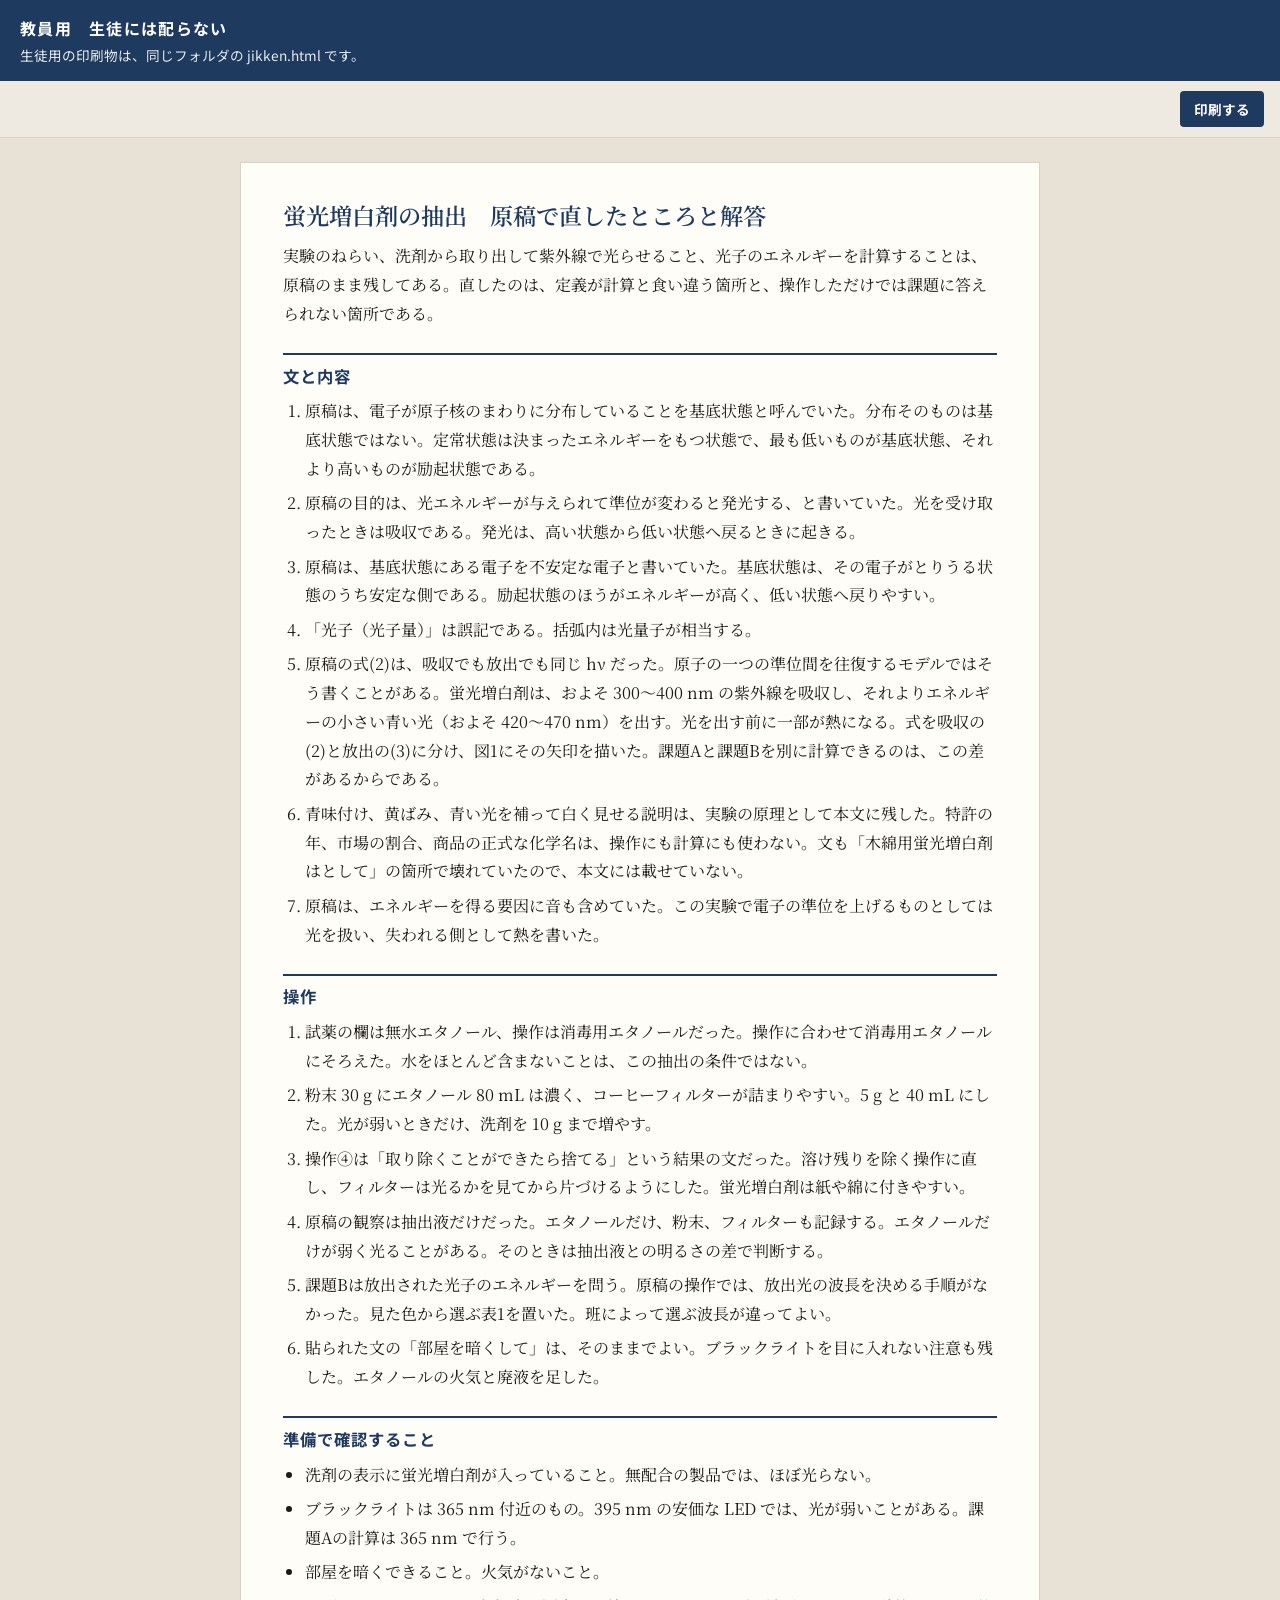
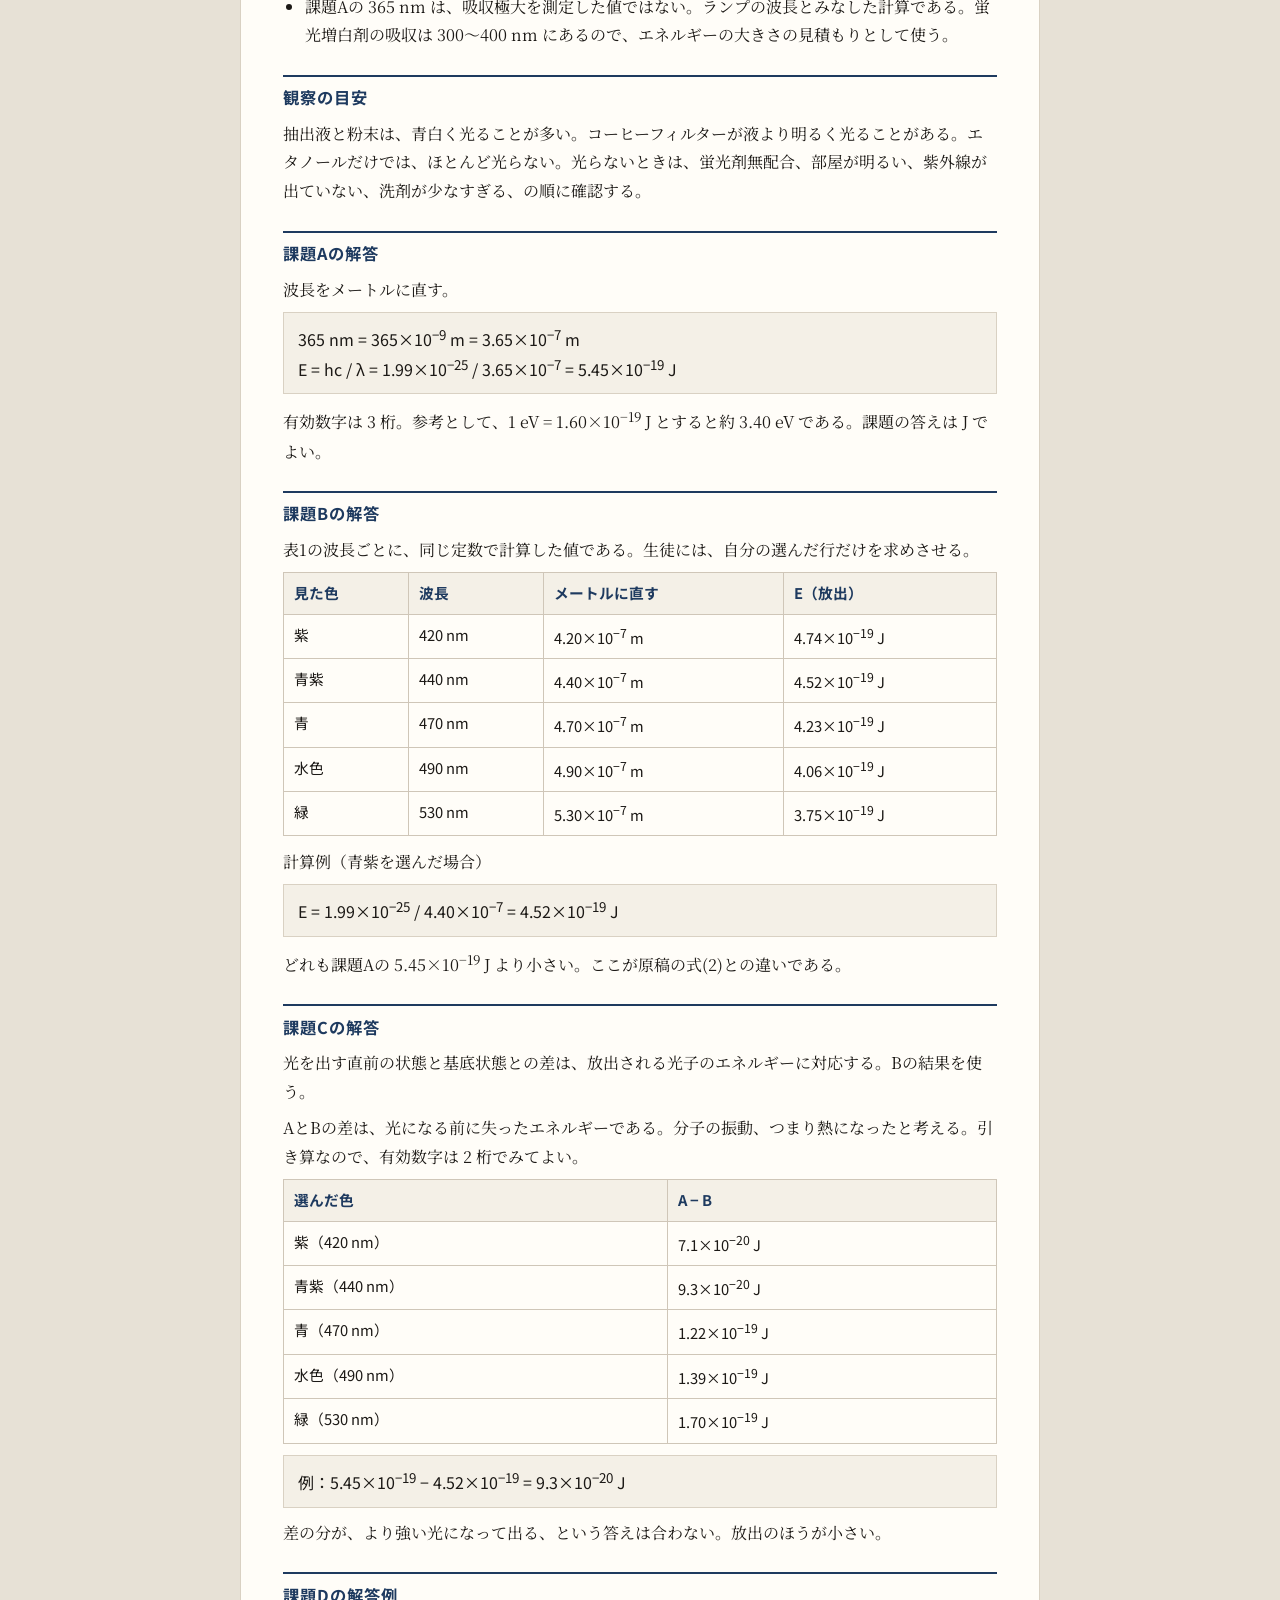
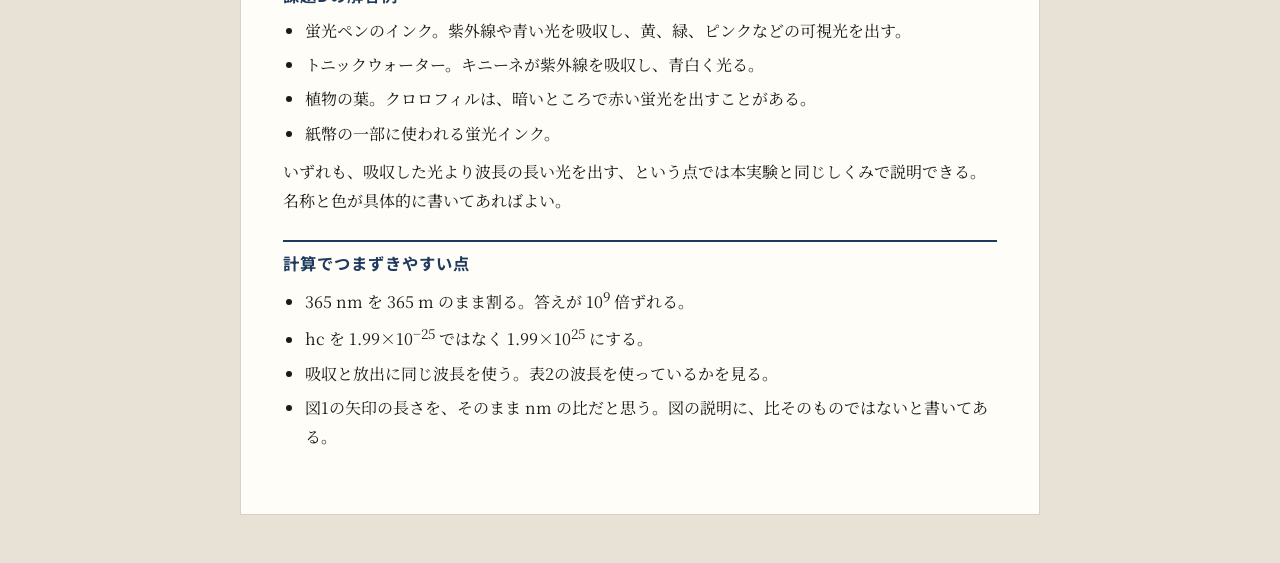
<file: jikken-teacher.html>
<!DOCTYPE html>
<html lang="ja">
<head>
  <meta charset="UTF-8">
  <meta name="viewport" content="width=device-width, initial-scale=1">
  <meta name="color-scheme" content="light">
  <title>教員用　蛍光増白剤の抽出</title>
  <link rel="preconnect" href="https://fonts.googleapis.com">
  <link rel="preconnect" href="https://fonts.gstatic.com" crossorigin>
  <link href="https://fonts.googleapis.com/css2?family=Noto+Sans+JP:wght@500;700&family=Noto+Serif+JP:wght@500;600&display=swap" rel="stylesheet">
  <style>
    :root {
      --ink: #1c1916;
      --muted: #5e584e;
      --accent: #1e3a5f;
      --line: #d9d1c3;
      --paper: #fffdf8;
      --wash: #f4f0e7;
    }
    * { box-sizing: border-box; }
    body {
      margin: 0;
      background: #e7e1d6;
      color: var(--ink);
      font-family: "Noto Serif JP", "Yu Mincho", "Hiragino Mincho ProN", serif;
      font-size: 16px;
      line-height: 1.8;
    }
    .banner {
      background: var(--accent);
      color: #fff;
      font-family: "Noto Sans JP", "Yu Gothic", sans-serif;
      padding: 14px 20px;
    }
    .banner strong { display: block; letter-spacing: 0.08em; }
    .banner span { display: block; font-size: 0.85rem; opacity: 0.9; }
    .toolbar {
      display: flex;
      justify-content: flex-end;
      padding: 10px 16px;
      background: #efeae1;
      border-bottom: 1px solid var(--line);
    }
    button {
      font-family: "Noto Sans JP", "Yu Gothic", sans-serif;
      font-weight: 700;
      font-size: 0.85rem;
      color: #fff;
      background: var(--accent);
      border: 0;
      border-radius: 4px;
      padding: 8px 14px;
      cursor: pointer;
    }
    button:focus-visible { outline: 2px solid var(--ink); outline-offset: 2px; }
    .sheet {
      width: min(800px, calc(100% - 24px));
      margin: 24px auto 48px;
      background: var(--paper);
      border: 1px solid var(--line);
      padding: 36px 42px 52px;
    }
    h1 {
      margin: 0 0 0.4em;
      font-size: 1.45rem;
      font-weight: 600;
      color: var(--accent);
      line-height: 1.45;
    }
    h2 {
      margin: 1.5em 0 0.4em;
      padding-top: 0.4em;
      border-top: 2px solid var(--accent);
      font-family: "Noto Sans JP", "Yu Gothic", sans-serif;
      font-size: 1.02rem;
      letter-spacing: 0.06em;
      color: var(--accent);
    }
    p { margin: 0.45em 0; }
    ol, ul { margin: 0.35em 0 0.6em; padding-left: 1.35em; }
    li { margin: 0.35em 0; }
    table {
      width: 100%;
      border-collapse: collapse;
      margin: 0.5em 0 0.8em;
      font-family: "Noto Sans JP", "Yu Gothic", sans-serif;
      font-size: 0.92rem;
    }
    th, td {
      border: 1px solid #cfc6b8;
      padding: 7px 10px;
      text-align: left;
      vertical-align: top;
    }
    th { background: var(--wash); color: var(--accent); }
    .calc {
      margin: 0.4em 0 0.7em;
      padding: 10px 14px;
      background: var(--wash);
      border: 1px solid var(--line);
      font-family: "Noto Sans JP", "Yu Gothic", sans-serif;
      line-height: 1.75;
    }
    code {
      font-family: "Noto Sans JP", "Yu Gothic", sans-serif;
    }
    @media (max-width: 640px) {
      .sheet { padding: 22px 16px 32px; }
    }
    @page { size: A4; margin: 14mm 15mm; }

    @media print {
      body { background: #fff; font-size: 10.5pt; }
      .toolbar { display: none; }
      .sheet { width: auto; margin: 0; border: 0; padding: 0; }
      h2 { break-after: avoid; page-break-after: avoid; }
      h2, table, .calc, li { break-inside: avoid; page-break-inside: avoid; }
      .banner, th, .calc {
        -webkit-print-color-adjust: exact;
        print-color-adjust: exact;
      }
    }
  </style>
</head>
<body>
  <header class="banner">
    <strong>教員用　生徒には配らない</strong>
    <span>生徒用の印刷物は、同じフォルダの jikken.html です。</span>
  </header>
  <div class="toolbar">
    <button type="button" onclick="window.print()">印刷する</button>
  </div>

  <article class="sheet">
    <h1>蛍光増白剤の抽出　原稿で直したところと解答</h1>
    <p>実験のねらい、洗剤から取り出して紫外線で光らせること、光子のエネルギーを計算することは、原稿のまま残してある。直したのは、定義が計算と食い違う箇所と、操作しただけでは課題に答えられない箇所である。</p>

    <h2>文と内容</h2>
    <ol>
      <li>原稿は、電子が原子核のまわりに分布していることを基底状態と呼んでいた。分布そのものは基底状態ではない。定常状態は決まったエネルギーをもつ状態で、最も低いものが基底状態、それより高いものが励起状態である。</li>
      <li>原稿の目的は、光エネルギーが与えられて準位が変わると発光する、と書いていた。光を受け取ったときは吸収である。発光は、高い状態から低い状態へ戻るときに起きる。</li>
      <li>原稿は、基底状態にある電子を不安定な電子と書いていた。基底状態は、その電子がとりうる状態のうち安定な側である。励起状態のほうがエネルギーが高く、低い状態へ戻りやすい。</li>
      <li>「光子（光子量）」は誤記である。括弧内は光量子が相当する。</li>
      <li>原稿の式(2)は、吸収でも放出でも同じ hν だった。原子の一つの準位間を往復するモデルではそう書くことがある。蛍光増白剤は、およそ 300〜400 nm の紫外線を吸収し、それよりエネルギーの小さい青い光（およそ 420〜470 nm）を出す。光を出す前に一部が熱になる。式を吸収の(2)と放出の(3)に分け、図1にその矢印を描いた。課題Aと課題Bを別に計算できるのは、この差があるからである。</li>
      <li>青味付け、黄ばみ、青い光を補って白く見せる説明は、実験の原理として本文に残した。特許の年、市場の割合、商品の正式な化学名は、操作にも計算にも使わない。文も「木綿用蛍光増白剤はとして」の箇所で壊れていたので、本文には載せていない。</li>
      <li>原稿は、エネルギーを得る要因に音も含めていた。この実験で電子の準位を上げるものとしては光を扱い、失われる側として熱を書いた。</li>
    </ol>

    <h2>操作</h2>
    <ol>
      <li>試薬の欄は無水エタノール、操作は消毒用エタノールだった。操作に合わせて消毒用エタノールにそろえた。水をほとんど含まないことは、この抽出の条件ではない。</li>
      <li>粉末 30 g にエタノール 80 mL は濃く、コーヒーフィルターが詰まりやすい。5 g と 40 mL にした。光が弱いときだけ、洗剤を 10 g まで増やす。</li>
      <li>操作④は「取り除くことができたら捨てる」という結果の文だった。溶け残りを除く操作に直し、フィルターは光るかを見てから片づけるようにした。蛍光増白剤は紙や綿に付きやすい。</li>
      <li>原稿の観察は抽出液だけだった。エタノールだけ、粉末、フィルターも記録する。エタノールだけが弱く光ることがある。そのときは抽出液との明るさの差で判断する。</li>
      <li>課題Bは放出された光子のエネルギーを問う。原稿の操作では、放出光の波長を決める手順がなかった。見た色から選ぶ表1を置いた。班によって選ぶ波長が違ってよい。</li>
      <li>貼られた文の「部屋を暗くして」は、そのままでよい。ブラックライトを目に入れない注意も残した。エタノールの火気と廃液を足した。</li>
    </ol>

    <h2>準備で確認すること</h2>
    <ul>
      <li>洗剤の表示に蛍光増白剤が入っていること。無配合の製品では、ほぼ光らない。</li>
      <li>ブラックライトは 365 nm 付近のもの。395 nm の安価な LED では、光が弱いことがある。課題Aの計算は 365 nm で行う。</li>
      <li>部屋を暗くできること。火気がないこと。</li>
      <li>課題Aの 365 nm は、吸収極大を測定した値ではない。ランプの波長とみなした計算である。蛍光増白剤の吸収は 300〜400 nm にあるので、エネルギーの大きさの見積もりとして使う。</li>
    </ul>

    <h2>観察の目安</h2>
    <p>抽出液と粉末は、青白く光ることが多い。コーヒーフィルターが液より明るく光ることがある。エタノールだけでは、ほとんど光らない。光らないときは、蛍光剤無配合、部屋が明るい、紫外線が出ていない、洗剤が少なすぎる、の順に確認する。</p>

    <h2>課題Aの解答</h2>
    <p>波長をメートルに直す。</p>
    <div class="calc">
      365 nm = 365×10<sup>−9</sup> m = 3.65×10<sup>−7</sup> m<br>
      E = hc / λ = 1.99×10<sup>−25</sup> / 3.65×10<sup>−7</sup> = 5.45×10<sup>−19</sup> J
    </div>
    <p>有効数字は 3 桁。参考として、1 eV = 1.60×10<sup>−19</sup> J とすると約 3.40 eV である。課題の答えは J でよい。</p>

    <h2>課題Bの解答</h2>
    <p>表1の波長ごとに、同じ定数で計算した値である。生徒には、自分の選んだ行だけを求めさせる。</p>
    <table>
      <thead>
        <tr><th>見た色</th><th>波長</th><th>メートルに直す</th><th>E（放出）</th></tr>
      </thead>
      <tbody>
        <tr><td>紫</td><td>420 nm</td><td>4.20×10<sup>−7</sup> m</td><td>4.74×10<sup>−19</sup> J</td></tr>
        <tr><td>青紫</td><td>440 nm</td><td>4.40×10<sup>−7</sup> m</td><td>4.52×10<sup>−19</sup> J</td></tr>
        <tr><td>青</td><td>470 nm</td><td>4.70×10<sup>−7</sup> m</td><td>4.23×10<sup>−19</sup> J</td></tr>
        <tr><td>水色</td><td>490 nm</td><td>4.90×10<sup>−7</sup> m</td><td>4.06×10<sup>−19</sup> J</td></tr>
        <tr><td>緑</td><td>530 nm</td><td>5.30×10<sup>−7</sup> m</td><td>3.75×10<sup>−19</sup> J</td></tr>
      </tbody>
    </table>
    <p>計算例（青紫を選んだ場合）</p>
    <div class="calc">E = 1.99×10<sup>−25</sup> / 4.40×10<sup>−7</sup> = 4.52×10<sup>−19</sup> J</div>
    <p>どれも課題Aの 5.45×10<sup>−19</sup> J より小さい。ここが原稿の式(2)との違いである。</p>

    <h2>課題Cの解答</h2>
    <p>光を出す直前の状態と基底状態との差は、放出される光子のエネルギーに対応する。Bの結果を使う。</p>
    <p>AとBの差は、光になる前に失ったエネルギーである。分子の振動、つまり熱になったと考える。引き算なので、有効数字は 2 桁でみてよい。</p>
    <table>
      <thead>
        <tr><th>選んだ色</th><th>A − B</th></tr>
      </thead>
      <tbody>
        <tr><td>紫（420 nm）</td><td>7.1×10<sup>−20</sup> J</td></tr>
        <tr><td>青紫（440 nm）</td><td>9.3×10<sup>−20</sup> J</td></tr>
        <tr><td>青（470 nm）</td><td>1.22×10<sup>−19</sup> J</td></tr>
        <tr><td>水色（490 nm）</td><td>1.39×10<sup>−19</sup> J</td></tr>
        <tr><td>緑（530 nm）</td><td>1.70×10<sup>−19</sup> J</td></tr>
      </tbody>
    </table>
    <div class="calc">例：5.45×10<sup>−19</sup> − 4.52×10<sup>−19</sup> = 9.3×10<sup>−20</sup> J</div>
    <p>差の分が、より強い光になって出る、という答えは合わない。放出のほうが小さい。</p>

    <h2>課題Dの解答例</h2>
    <ul>
      <li>蛍光ペンのインク。紫外線や青い光を吸収し、黄、緑、ピンクなどの可視光を出す。</li>
      <li>トニックウォーター。キニーネが紫外線を吸収し、青白く光る。</li>
      <li>植物の葉。クロロフィルは、暗いところで赤い蛍光を出すことがある。</li>
      <li>紙幣の一部に使われる蛍光インク。</li>
    </ul>
    <p>いずれも、吸収した光より波長の長い光を出す、という点では本実験と同じしくみで説明できる。名称と色が具体的に書いてあればよい。</p>

    <h2>計算でつまずきやすい点</h2>
    <ul>
      <li>365 nm を 365 m のまま割る。答えが 10<sup>9</sup> 倍ずれる。</li>
      <li>hc を 1.99×10<sup>−25</sup> ではなく 1.99×10<sup>25</sup> にする。</li>
      <li>吸収と放出に同じ波長を使う。表2の波長を使っているかを見る。</li>
      <li>図1の矢印の長さを、そのまま nm の比だと思う。図の説明に、比そのものではないと書いてある。</li>
    </ul>
  </article>
</body>
</html>
</file>
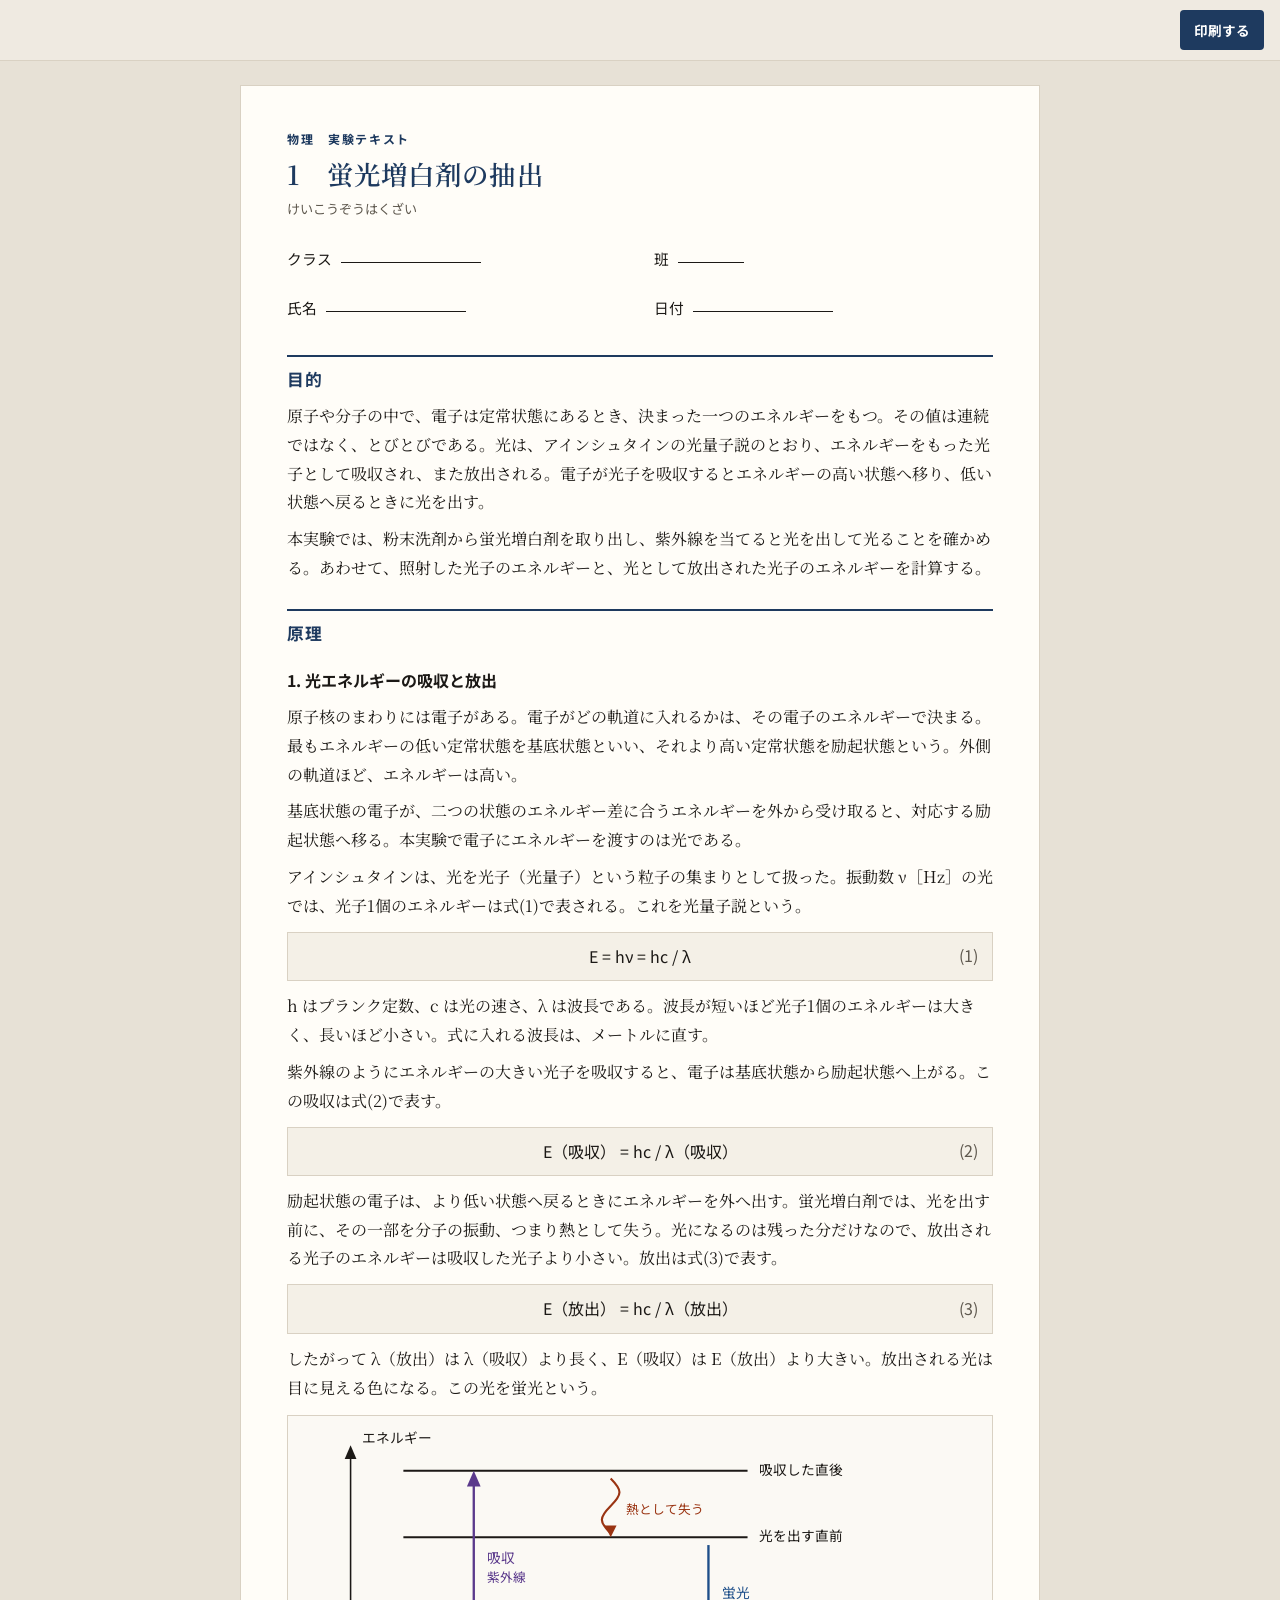
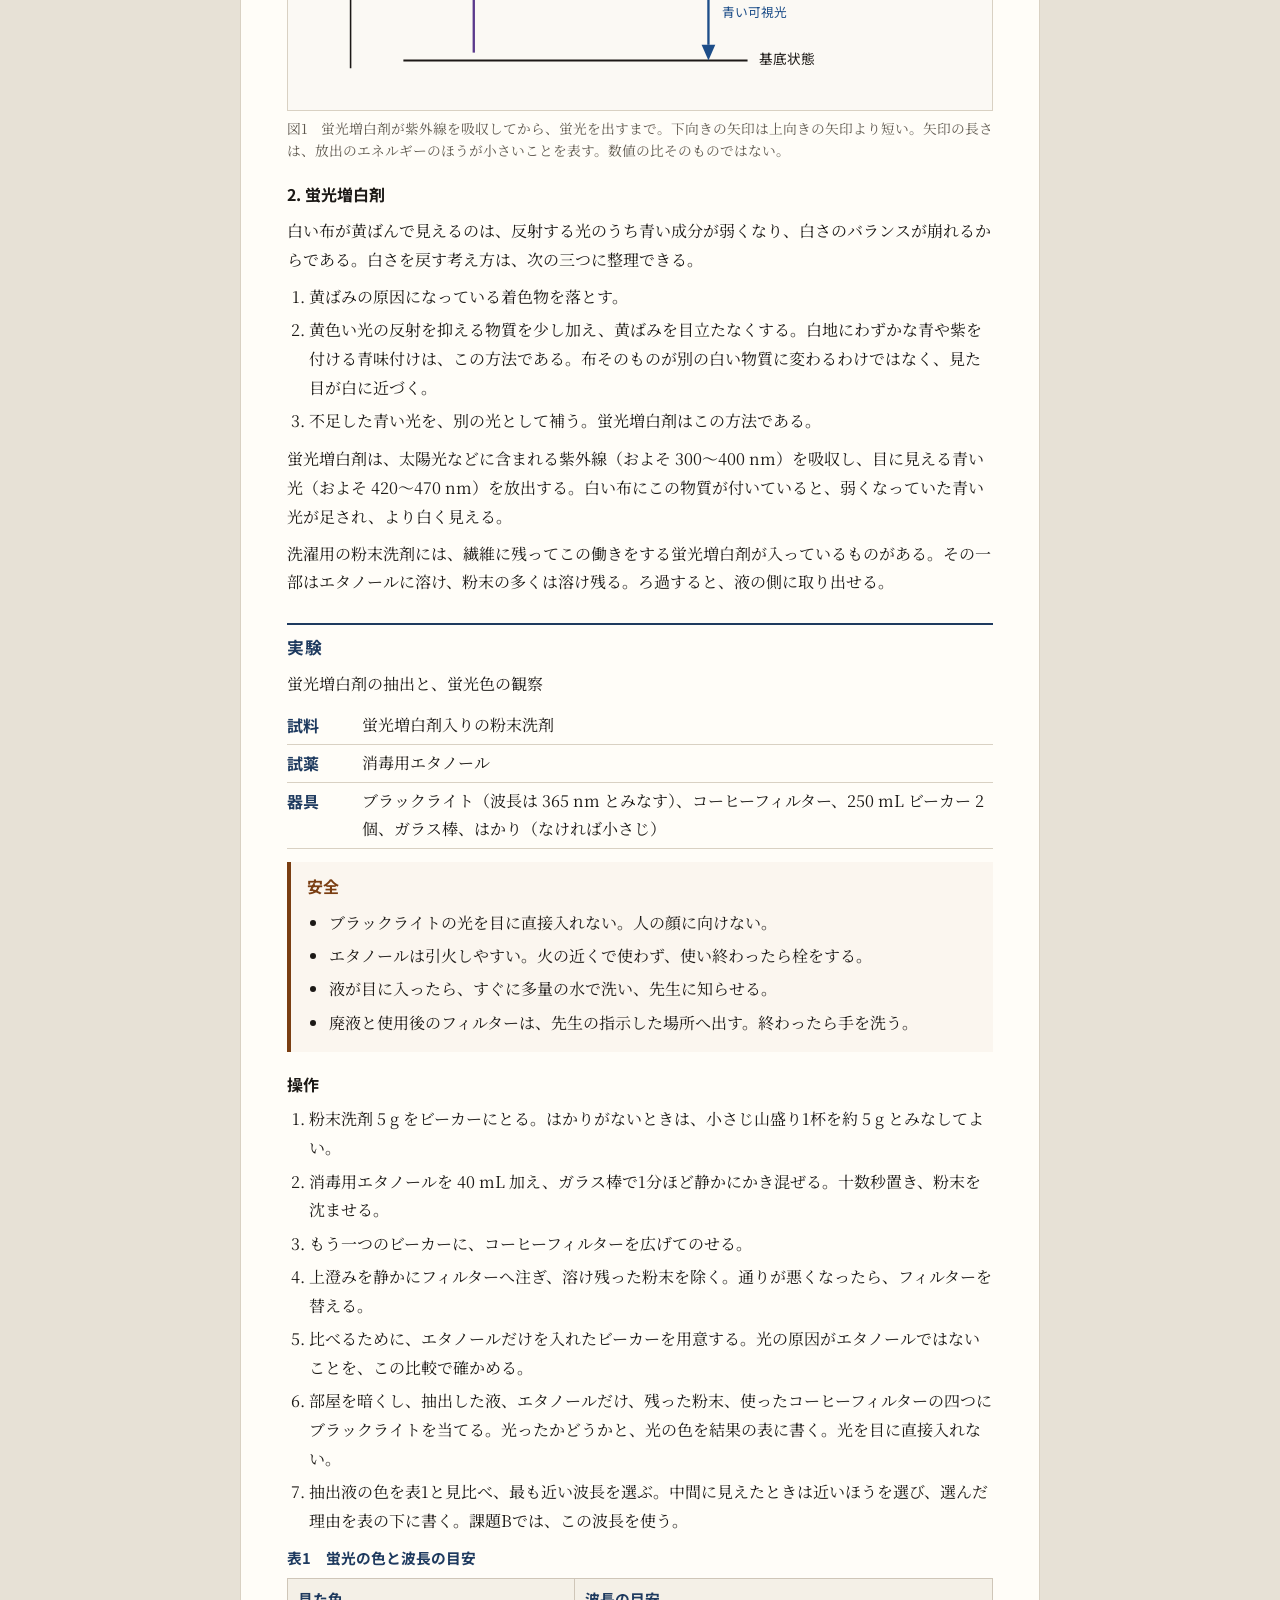
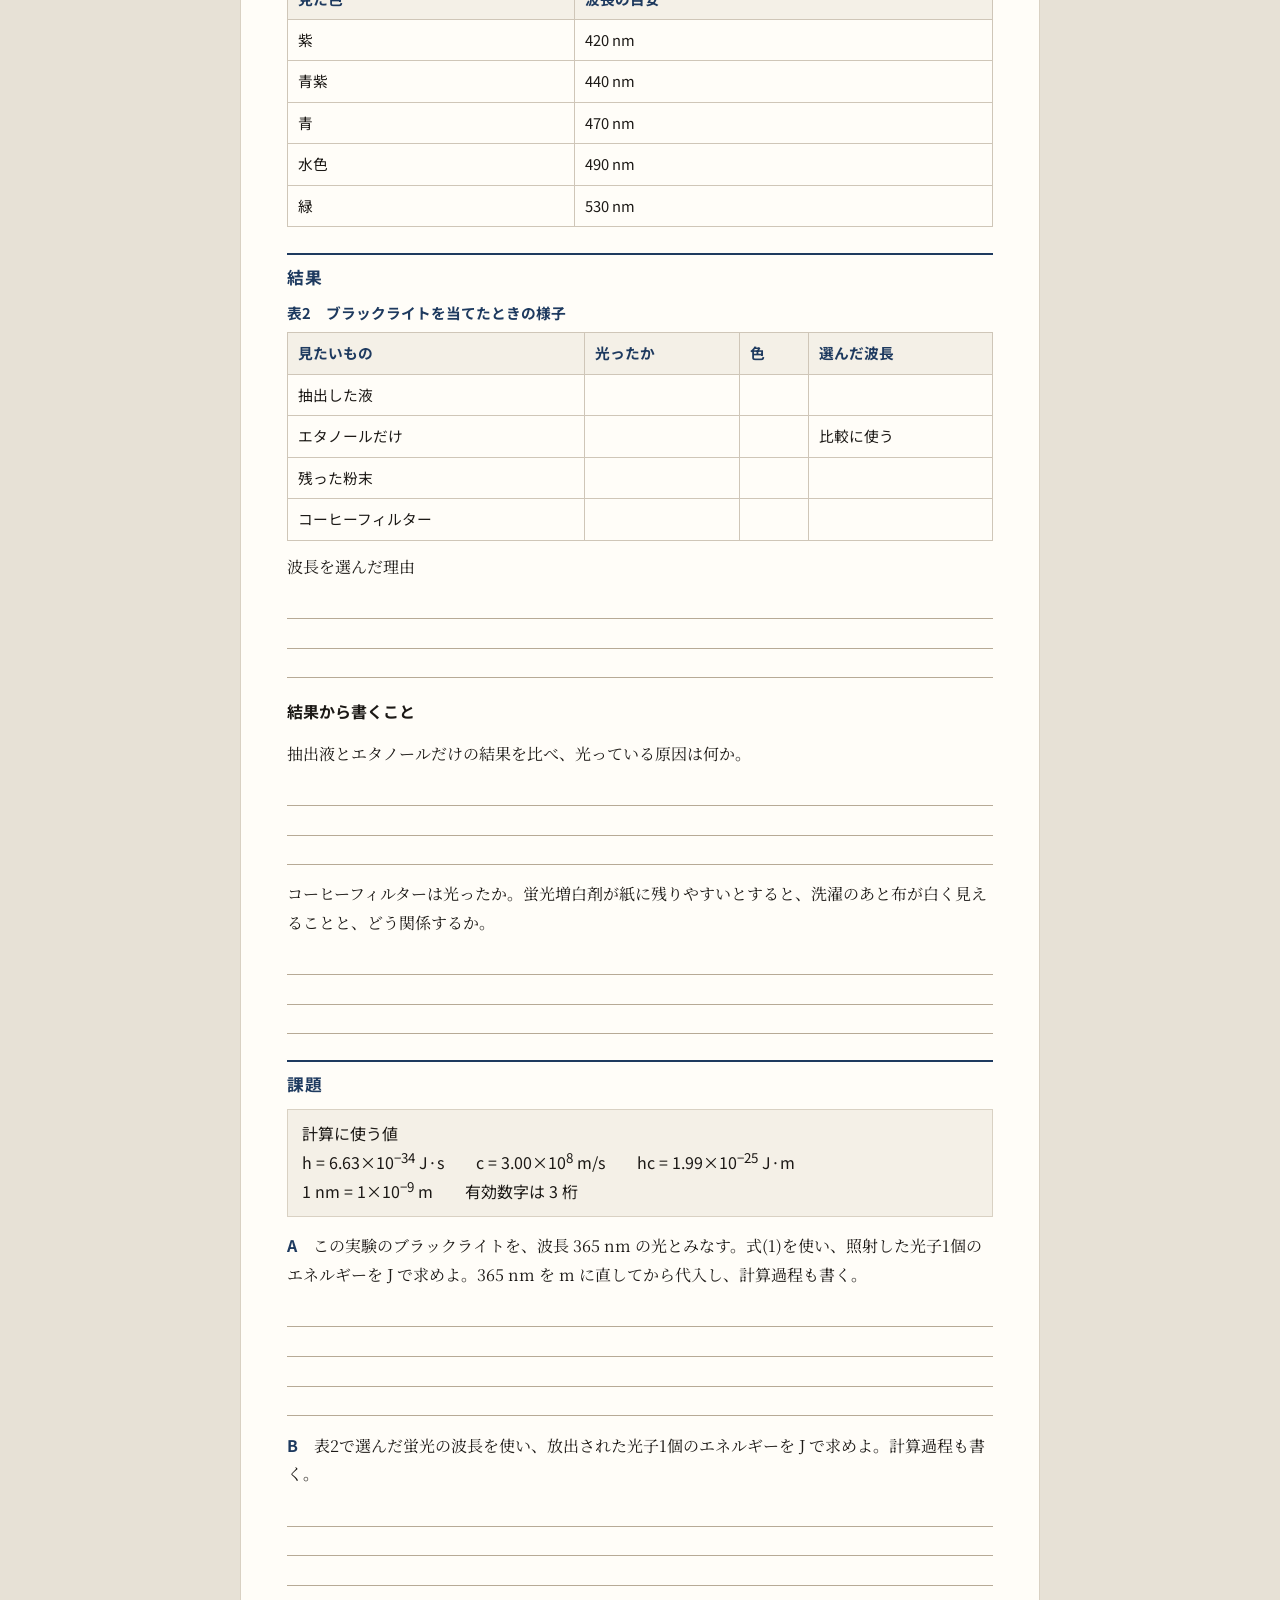
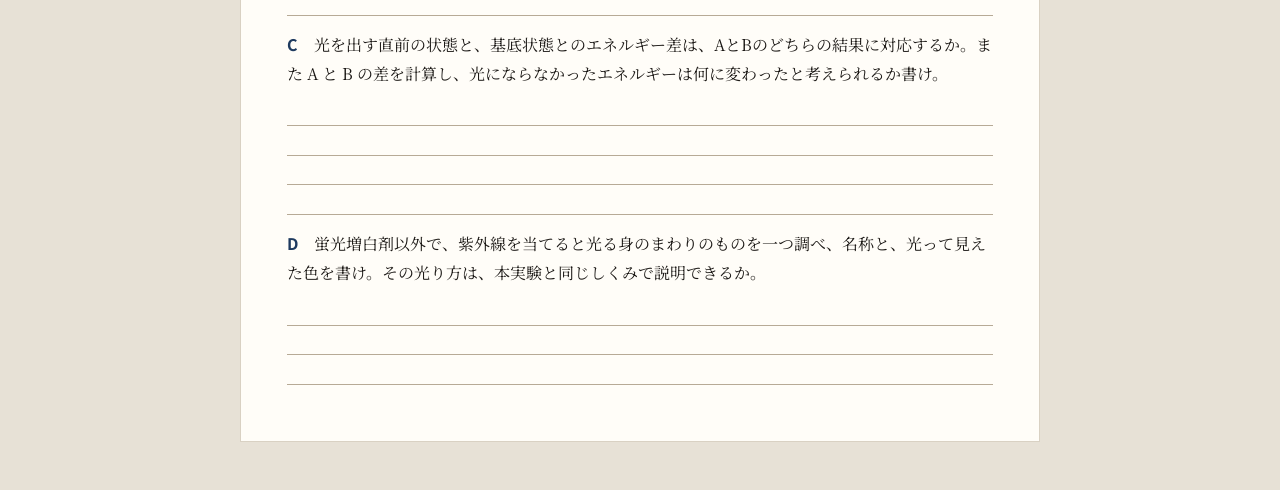
<file: jikken.html>
<!DOCTYPE html>
<html lang="ja">
<head>
  <meta charset="UTF-8">
  <meta name="viewport" content="width=device-width, initial-scale=1">
  <meta name="color-scheme" content="light">
  <title>実験テキスト　蛍光増白剤の抽出</title>
  <link rel="preconnect" href="https://fonts.googleapis.com">
  <link rel="preconnect" href="https://fonts.gstatic.com" crossorigin>
  <link href="https://fonts.googleapis.com/css2?family=Noto+Sans+JP:wght@500;700&family=Noto+Serif+JP:wght@500;600&display=swap" rel="stylesheet">
  <style>
    :root {
      --ink: #1c1916;
      --muted: #5e584e;
      --accent: #1e3a5f;
      --line: #d9d1c3;
      --paper: #fffdf8;
      --wash: #f4f0e7;
      --safety: #7a3e12;
    }

    * { box-sizing: border-box; }

    body {
      margin: 0;
      background: #e7e1d6;
      color: var(--ink);
      font-family: "Noto Serif JP", "Yu Mincho", "Hiragino Mincho ProN", serif;
      font-size: 16px;
      line-height: 1.8;
    }

    .toolbar {
      position: sticky;
      top: 0;
      z-index: 2;
      display: flex;
      justify-content: flex-end;
      gap: 12px;
      align-items: center;
      padding: 10px 16px;
      background: #efeae1;
      border-bottom: 1px solid var(--line);
      font-family: "Noto Sans JP", "Yu Gothic", sans-serif;
    }

    button {
      font: inherit;
      font-weight: 700;
      font-size: 0.85rem;
      color: #fff;
      background: var(--accent);
      border: 0;
      border-radius: 4px;
      padding: 8px 14px;
      cursor: pointer;
    }

    button:focus-visible {
      outline: 2px solid var(--ink);
      outline-offset: 2px;
    }

    .sheet {
      width: min(800px, calc(100% - 24px));
      margin: 24px auto 48px;
      background: var(--paper);
      border: 1px solid var(--line);
      padding: 42px 46px 56px;
    }

    .kicker {
      margin: 0;
      font-family: "Noto Sans JP", "Yu Gothic", sans-serif;
      font-size: 0.75rem;
      font-weight: 700;
      letter-spacing: 0.14em;
      color: var(--accent);
    }

    h1 {
      margin: 6px 0 0;
      font-size: 1.65rem;
      font-weight: 600;
      letter-spacing: 0.04em;
      line-height: 1.4;
      color: var(--accent);
    }

    .read {
      margin: 4px 0 0;
      font-family: "Noto Sans JP", "Yu Gothic", sans-serif;
      font-size: 0.82rem;
      color: var(--muted);
    }

    .meta {
      display: grid;
      grid-template-columns: 1fr 1fr;
      gap: 8px 28px;
      margin: 18px 0 8px;
      font-family: "Noto Sans JP", "Yu Gothic", sans-serif;
      font-size: 0.92rem;
    }

    .blank {
      display: inline-block;
      min-width: 9.5em;
      border-bottom: 1px solid var(--ink);
      margin-left: 0.6em;
      transform: translateY(-2px);
    }

    .blank.short { min-width: 4.5em; }

    h2 {
      margin: 1.55em 0 0.45em;
      padding-top: 0.4em;
      border-top: 2px solid var(--accent);
      font-family: "Noto Sans JP", "Yu Gothic", sans-serif;
      font-size: 1.05rem;
      font-weight: 700;
      letter-spacing: 0.08em;
      color: var(--accent);
    }

    h3 {
      margin: 1.15em 0 0.3em;
      font-family: "Noto Sans JP", "Yu Gothic", sans-serif;
      font-size: 1rem;
      font-weight: 700;
    }

    p { margin: 0.5em 0; }

    ol, ul { margin: 0.4em 0 0.6em; padding-left: 1.4em; }
    li { margin: 0.28em 0; }
    li ol { margin-top: 0.2em; }

    .spec {
      margin: 0.4em 0 0.8em;
    }

    .spec div {
      display: grid;
      grid-template-columns: 4.2em 1fr;
      gap: 8px;
      padding: 4px 0;
      border-bottom: 1px solid var(--line);
    }

    .spec dt {
      font-family: "Noto Sans JP", "Yu Gothic", sans-serif;
      font-weight: 700;
      color: var(--accent);
    }

    .spec dd { margin: 0; }

    .safety {
      margin: 0.8em 0;
      padding: 10px 14px 10px 16px;
      background: #fbf6ef;
      border-left: 4px solid var(--safety);
    }

    .safety p:first-child {
      margin-top: 0;
      font-family: "Noto Sans JP", "Yu Gothic", sans-serif;
      font-weight: 700;
      color: var(--safety);
    }

    .safety ul { margin-bottom: 0; }

    .formula {
      position: relative;
      margin: 0.7em 0;
      padding: 10px 52px;
      background: var(--wash);
      border: 1px solid var(--line);
      text-align: center;
      font-family: "Noto Sans JP", "Yu Gothic", sans-serif;
      line-height: 1.7;
    }

    .eqno {
      position: absolute;
      right: 14px;
      top: 50%;
      transform: translateY(-50%);
      color: var(--muted);
    }

    figure {
      margin: 0.8em 0 0.4em;
    }

    svg {
      display: block;
      width: 100%;
      height: auto;
      background: #fbf9f4;
      border: 1px solid var(--line);
    }

    figcaption {
      margin-top: 6px;
      font-size: 0.86rem;
      color: var(--muted);
      line-height: 1.65;
    }

    table {
      width: 100%;
      border-collapse: collapse;
      margin: 0.4em 0 0.8em;
      font-family: "Noto Sans JP", "Yu Gothic", sans-serif;
      font-size: 0.92rem;
    }

    caption {
      caption-side: top;
      text-align: left;
      font-weight: 700;
      color: var(--accent);
      padding-bottom: 6px;
    }

    th, td {
      border: 1px solid #cfc6b8;
      padding: 7px 10px;
      text-align: left;
      vertical-align: top;
    }

    th {
      background: var(--wash);
      font-weight: 700;
      color: var(--accent);
    }

    td.write { height: 2.7em; }

    .const {
      margin: 0.6em 0;
      padding: 10px 14px;
      background: var(--wash);
      border: 1px solid var(--line);
      font-family: "Noto Sans JP", "Yu Gothic", sans-serif;
      line-height: 1.7;
    }

    .q { margin-top: 0.9em; }
    .q-label {
      font-family: "Noto Sans JP", "Yu Gothic", sans-serif;
      font-weight: 700;
      color: var(--accent);
    }

    .lines span {
      display: block;
      height: 1.85em;
      border-bottom: 1px solid #b7aa96;
    }

    @media (max-width: 640px) {
      .sheet { padding: 22px 16px 32px; }
      .meta { grid-template-columns: 1fr; }
      .formula { padding: 10px 12px 28px; }
      .eqno { top: auto; bottom: 6px; transform: none; }
      .spec div { grid-template-columns: 1fr; gap: 0; }
    }

    @page { size: A4; margin: 14mm 15mm; }

    @media print {
      body { background: #fff; font-size: 10.5pt; line-height: 1.65; }
      .toolbar { display: none; }
      .sheet {
        width: auto;
        margin: 0;
        border: 0;
        padding: 0;
      }
      h2, h3 { break-after: avoid; page-break-after: avoid; }
      h2, h3, figure, table, .safety, .q, .const, .lines {
        break-inside: avoid;
        page-break-inside: avoid;
      }
      .formula, .const, .safety, th, svg, .sheet {
        -webkit-print-color-adjust: exact;
        print-color-adjust: exact;
      }
      a { color: inherit; text-decoration: none; }
    }
  </style>
</head>
<body>
  <div class="toolbar">
    <button type="button" onclick="window.print()">印刷する</button>
  </div>

  <article class="sheet">
    <p class="kicker">物理　実験テキスト</p>
    <h1>1　蛍光増白剤の抽出</h1>
    <p class="read">けいこうぞうはくざい</p>

    <div class="meta">
      <p>クラス<span class="blank"></span></p>
      <p>班<span class="blank short"></span></p>
      <p>氏名<span class="blank"></span></p>
      <p>日付<span class="blank"></span></p>
    </div>

    <h2>目的</h2>
    <p>原子や分子の中で、電子は定常状態にあるとき、決まった一つのエネルギーをもつ。その値は連続ではなく、とびとびである。光は、アインシュタインの光量子説のとおり、エネルギーをもった光子として吸収され、また放出される。電子が光子を吸収するとエネルギーの高い状態へ移り、低い状態へ戻るときに光を出す。</p>
    <p>本実験では、粉末洗剤から蛍光増白剤を取り出し、紫外線を当てると光を出して光ることを確かめる。あわせて、照射した光子のエネルギーと、光として放出された光子のエネルギーを計算する。</p>

    <h2>原理</h2>
    <h3>1. 光エネルギーの吸収と放出</h3>
    <p>原子核のまわりには電子がある。電子がどの軌道に入れるかは、その電子のエネルギーで決まる。最もエネルギーの低い定常状態を基底状態といい、それより高い定常状態を励起状態という。外側の軌道ほど、エネルギーは高い。</p>
    <p>基底状態の電子が、二つの状態のエネルギー差に合うエネルギーを外から受け取ると、対応する励起状態へ移る。本実験で電子にエネルギーを渡すのは光である。</p>
    <p>アインシュタインは、光を光子（光量子）という粒子の集まりとして扱った。振動数 ν［Hz］の光では、光子1個のエネルギーは式(1)で表される。これを光量子説という。</p>
    <p class="formula">E = hν = hc / λ<span class="eqno">(1)</span></p>
    <p>h はプランク定数、c は光の速さ、λ は波長である。波長が短いほど光子1個のエネルギーは大きく、長いほど小さい。式に入れる波長は、メートルに直す。</p>
    <p>紫外線のようにエネルギーの大きい光子を吸収すると、電子は基底状態から励起状態へ上がる。この吸収は式(2)で表す。</p>
    <p class="formula">E（吸収） = hc / λ（吸収）<span class="eqno">(2)</span></p>
    <p>励起状態の電子は、より低い状態へ戻るときにエネルギーを外へ出す。蛍光増白剤では、光を出す前に、その一部を分子の振動、つまり熱として失う。光になるのは残った分だけなので、放出される光子のエネルギーは吸収した光子より小さい。放出は式(3)で表す。</p>
    <p class="formula">E（放出） = hc / λ（放出）<span class="eqno">(3)</span></p>
    <p>したがって λ（放出）は λ（吸収）より長く、E（吸収）は E（放出）より大きい。放出される光は目に見える色になる。この光を蛍光という。</p>

    <figure>
      <svg viewBox="0 0 720 300" role="img" aria-labelledby="figTitle figDesc">
        <title id="figTitle">蛍光増白剤のエネルギー図</title>
        <desc id="figDesc">基底状態から紫外線を吸収して高い状態へ上がり、一部を熱として失ったあと、青い光を出して低い状態へ戻る。蛍光の矢印は吸収の矢印より短い。</desc>
        <line x1="64" y1="40" x2="64" y2="258" stroke="#1c1916" stroke-width="1.6"/>
        <polygon points="64,30 58,44 70,44" fill="#1c1916"/>
        <text x="76" y="28" fill="#1c1916" font-size="14" font-family="Noto Sans JP, Yu Gothic, sans-serif">エネルギー</text>

        <line x1="118" y1="56" x2="470" y2="56" stroke="#1c1916" stroke-width="2"/>
        <line x1="118" y1="124" x2="470" y2="124" stroke="#1c1916" stroke-width="2"/>
        <line x1="118" y1="250" x2="470" y2="250" stroke="#1c1916" stroke-width="2"/>

        <text x="482" y="60" fill="#1c1916" font-size="14" font-family="Noto Sans JP, Yu Gothic, sans-serif">吸収した直後</text>
        <text x="482" y="128" fill="#1c1916" font-size="14" font-family="Noto Sans JP, Yu Gothic, sans-serif">光を出す直前</text>
        <text x="482" y="254" fill="#1c1916" font-size="14" font-family="Noto Sans JP, Yu Gothic, sans-serif">基底状態</text>

        <line x1="190" y1="242" x2="190" y2="70" stroke="#5b3a8c" stroke-width="2.4"/>
        <polygon points="190,56 183,72 197,72" fill="#5b3a8c"/>
        <text x="204" y="150" fill="#5b3a8c" font-size="14" font-family="Noto Sans JP, Yu Gothic, sans-serif">吸収</text>
        <text x="204" y="170" fill="#5b3a8c" font-size="13" font-family="Noto Sans JP, Yu Gothic, sans-serif">紫外線</text>

        <path d="M330 64c12 12 12 16 0 28c-12 12-12 16 0 28" fill="none" stroke="#9a3412" stroke-width="2.2"/>
        <polygon points="330,124 324,112 336,112" fill="#9a3412"/>
        <text x="346" y="100" fill="#9a3412" font-size="13" font-family="Noto Sans JP, Yu Gothic, sans-serif">熱として失う</text>

        <line x1="430" y1="132" x2="430" y2="234" stroke="#1d4e89" stroke-width="2.4"/>
        <polygon points="430,250 423,234 437,234" fill="#1d4e89"/>
        <text x="444" y="186" fill="#1d4e89" font-size="14" font-family="Noto Sans JP, Yu Gothic, sans-serif">蛍光</text>
        <text x="444" y="206" fill="#1d4e89" font-size="13" font-family="Noto Sans JP, Yu Gothic, sans-serif">青い可視光</text>
      </svg>
      <figcaption>図1　蛍光増白剤が紫外線を吸収してから、蛍光を出すまで。下向きの矢印は上向きの矢印より短い。矢印の長さは、放出のエネルギーのほうが小さいことを表す。数値の比そのものではない。</figcaption>
    </figure>

    <h3>2. 蛍光増白剤</h3>
    <p>白い布が黄ばんで見えるのは、反射する光のうち青い成分が弱くなり、白さのバランスが崩れるからである。白さを戻す考え方は、次の三つに整理できる。</p>
    <ol>
      <li>黄ばみの原因になっている着色物を落とす。</li>
      <li>黄色い光の反射を抑える物質を少し加え、黄ばみを目立たなくする。白地にわずかな青や紫を付ける青味付けは、この方法である。布そのものが別の白い物質に変わるわけではなく、見た目が白に近づく。</li>
      <li>不足した青い光を、別の光として補う。蛍光増白剤はこの方法である。</li>
    </ol>
    <p>蛍光増白剤は、太陽光などに含まれる紫外線（およそ 300〜400 nm）を吸収し、目に見える青い光（およそ 420〜470 nm）を放出する。白い布にこの物質が付いていると、弱くなっていた青い光が足され、より白く見える。</p>
    <p>洗濯用の粉末洗剤には、繊維に残ってこの働きをする蛍光増白剤が入っているものがある。その一部はエタノールに溶け、粉末の多くは溶け残る。ろ過すると、液の側に取り出せる。</p>

    <h2>実験</h2>
    <p>蛍光増白剤の抽出と、蛍光色の観察</p>
    <dl class="spec">
      <div>
        <dt>試料</dt>
        <dd>蛍光増白剤入りの粉末洗剤</dd>
      </div>
      <div>
        <dt>試薬</dt>
        <dd>消毒用エタノール</dd>
      </div>
      <div>
        <dt>器具</dt>
        <dd>ブラックライト（波長は 365 nm とみなす）、コーヒーフィルター、250 mL ビーカー 2個、ガラス棒、はかり（なければ小さじ）</dd>
      </div>
    </dl>

    <div class="safety">
      <p>安全</p>
      <ul>
        <li>ブラックライトの光を目に直接入れない。人の顔に向けない。</li>
        <li>エタノールは引火しやすい。火の近くで使わず、使い終わったら栓をする。</li>
        <li>液が目に入ったら、すぐに多量の水で洗い、先生に知らせる。</li>
        <li>廃液と使用後のフィルターは、先生の指示した場所へ出す。終わったら手を洗う。</li>
      </ul>
    </div>

    <h3>操作</h3>
    <ol>
      <li>粉末洗剤 5 g をビーカーにとる。はかりがないときは、小さじ山盛り1杯を約 5 g とみなしてよい。</li>
      <li>消毒用エタノールを 40 mL 加え、ガラス棒で1分ほど静かにかき混ぜる。十数秒置き、粉末を沈ませる。</li>
      <li>もう一つのビーカーに、コーヒーフィルターを広げてのせる。</li>
      <li>上澄みを静かにフィルターへ注ぎ、溶け残った粉末を除く。通りが悪くなったら、フィルターを替える。</li>
      <li>比べるために、エタノールだけを入れたビーカーを用意する。光の原因がエタノールではないことを、この比較で確かめる。</li>
      <li>部屋を暗くし、抽出した液、エタノールだけ、残った粉末、使ったコーヒーフィルターの四つにブラックライトを当てる。光ったかどうかと、光の色を結果の表に書く。光を目に直接入れない。</li>
      <li>抽出液の色を表1と見比べ、最も近い波長を選ぶ。中間に見えたときは近いほうを選び、選んだ理由を表の下に書く。課題Bでは、この波長を使う。</li>
    </ol>

    <table>
      <caption>表1　蛍光の色と波長の目安</caption>
      <thead>
        <tr><th>見た色</th><th>波長の目安</th></tr>
      </thead>
      <tbody>
        <tr><td>紫</td><td>420 nm</td></tr>
        <tr><td>青紫</td><td>440 nm</td></tr>
        <tr><td>青</td><td>470 nm</td></tr>
        <tr><td>水色</td><td>490 nm</td></tr>
        <tr><td>緑</td><td>530 nm</td></tr>
      </tbody>
    </table>

    <h2>結果</h2>
    <table>
      <caption>表2　ブラックライトを当てたときの様子</caption>
      <thead>
        <tr>
          <th>見たいもの</th>
          <th>光ったか</th>
          <th>色</th>
          <th>選んだ波長</th>
        </tr>
      </thead>
      <tbody>
        <tr><td>抽出した液</td><td class="write"></td><td class="write"></td><td class="write"></td></tr>
        <tr><td>エタノールだけ</td><td class="write"></td><td class="write"></td><td>比較に使う</td></tr>
        <tr><td>残った粉末</td><td class="write"></td><td class="write"></td><td></td></tr>
        <tr><td>コーヒーフィルター</td><td class="write"></td><td class="write"></td><td></td></tr>
      </tbody>
    </table>
    <p>波長を選んだ理由</p>
    <div class="lines" aria-hidden="true"><span></span><span></span><span></span></div>

    <h3>結果から書くこと</h3>
    <div class="q">
      <p>抽出液とエタノールだけの結果を比べ、光っている原因は何か。</p>
      <div class="lines" aria-hidden="true"><span></span><span></span><span></span></div>
    </div>
    <div class="q">
      <p>コーヒーフィルターは光ったか。蛍光増白剤が紙に残りやすいとすると、洗濯のあと布が白く見えることと、どう関係するか。</p>
      <div class="lines" aria-hidden="true"><span></span><span></span><span></span></div>
    </div>

    <h2>課題</h2>
    <div class="const">
      <div>計算に使う値</div>
      h = 6.63×10<sup>−34</sup> J·s　　c = 3.00×10<sup>8</sup> m/s　　hc = 1.99×10<sup>−25</sup> J·m
      <br>1 nm = 1×10<sup>−9</sup> m　　有効数字は 3 桁
    </div>

    <div class="q">
      <p><span class="q-label">A</span>　この実験のブラックライトを、波長 365 nm の光とみなす。式(1)を使い、照射した光子1個のエネルギーを J で求めよ。365 nm を m に直してから代入し、計算過程も書く。</p>
      <div class="lines" aria-hidden="true"><span></span><span></span><span></span><span></span></div>
    </div>
    <div class="q">
      <p><span class="q-label">B</span>　表2で選んだ蛍光の波長を使い、放出された光子1個のエネルギーを J で求めよ。計算過程も書く。</p>
      <div class="lines" aria-hidden="true"><span></span><span></span><span></span><span></span></div>
    </div>
    <div class="q">
      <p><span class="q-label">C</span>　光を出す直前の状態と、基底状態とのエネルギー差は、AとBのどちらの結果に対応するか。また A と B の差を計算し、光にならなかったエネルギーは何に変わったと考えられるか書け。</p>
      <div class="lines" aria-hidden="true"><span></span><span></span><span></span><span></span></div>
    </div>
    <div class="q">
      <p><span class="q-label">D</span>　蛍光増白剤以外で、紫外線を当てると光る身のまわりのものを一つ調べ、名称と、光って見えた色を書け。その光り方は、本実験と同じしくみで説明できるか。</p>
      <div class="lines" aria-hidden="true"><span></span><span></span><span></span></div>
    </div>
  </article>
</body>
</html>
</file>
